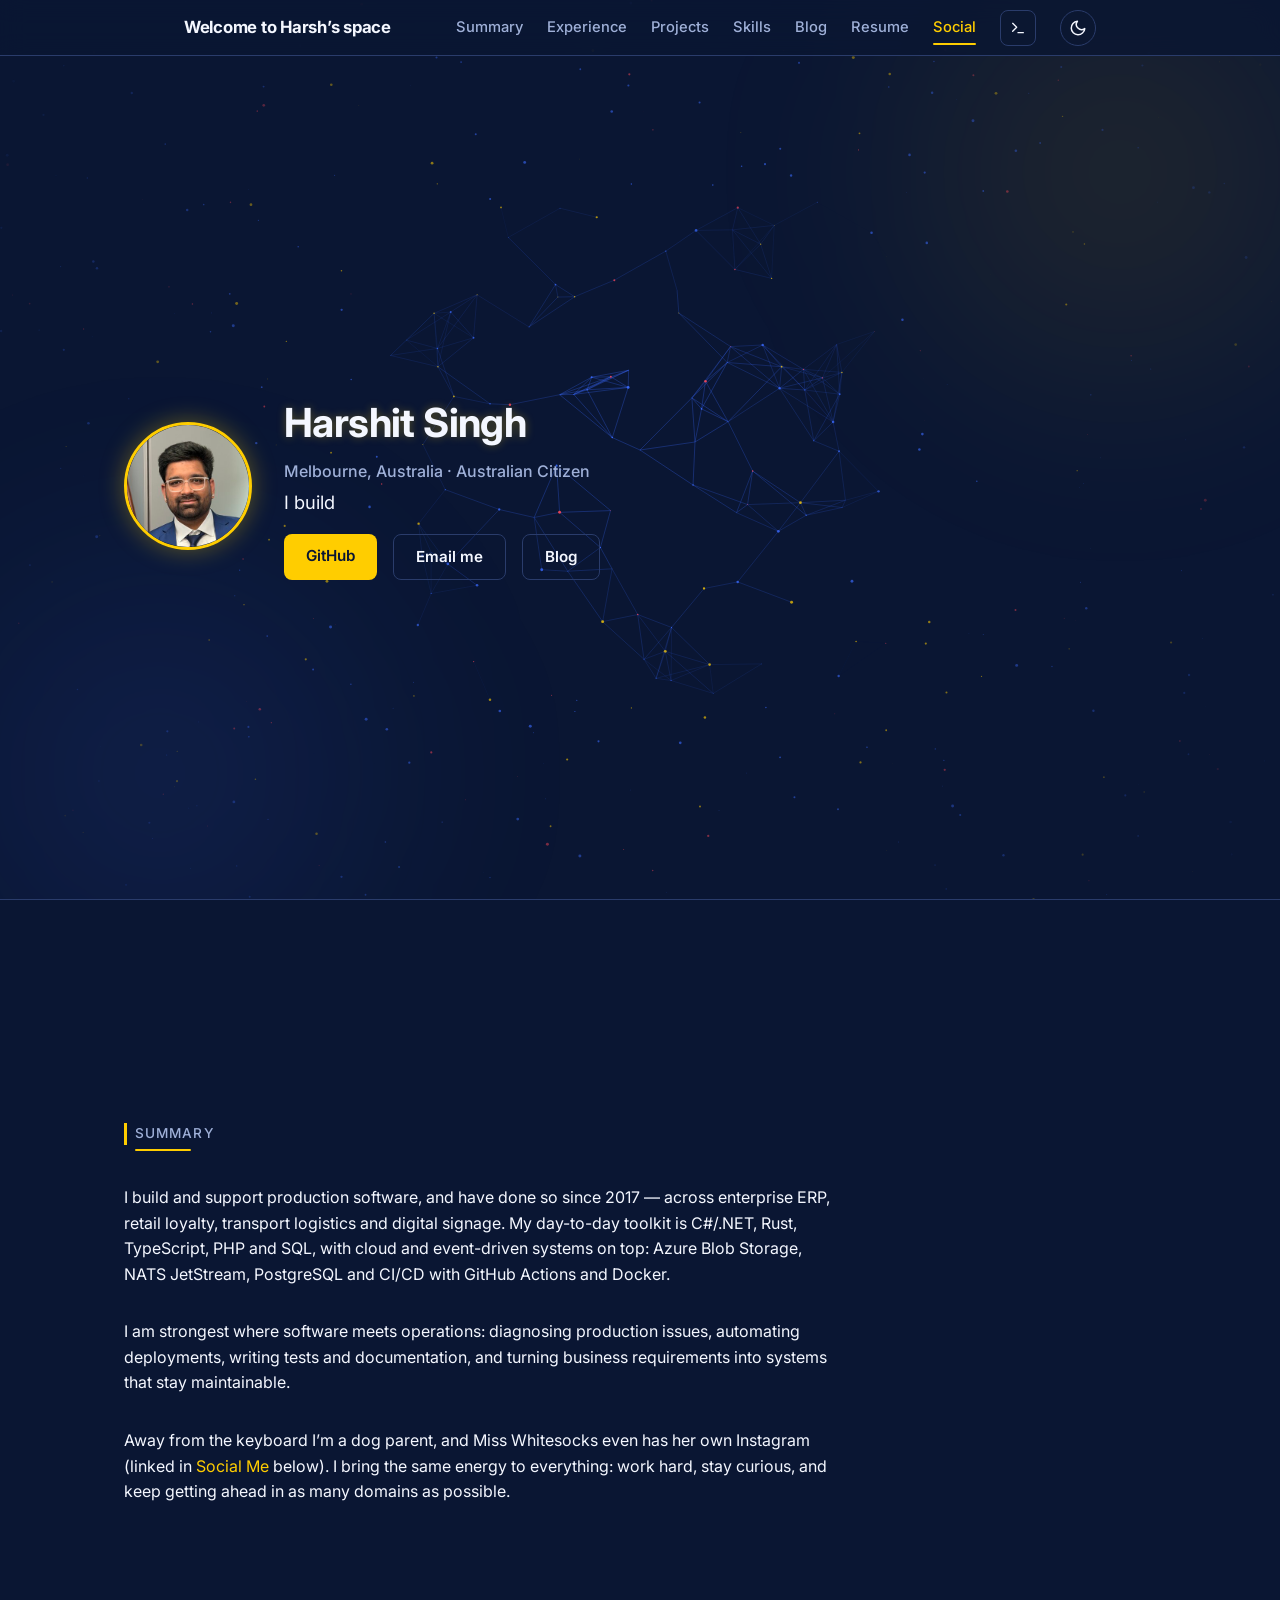
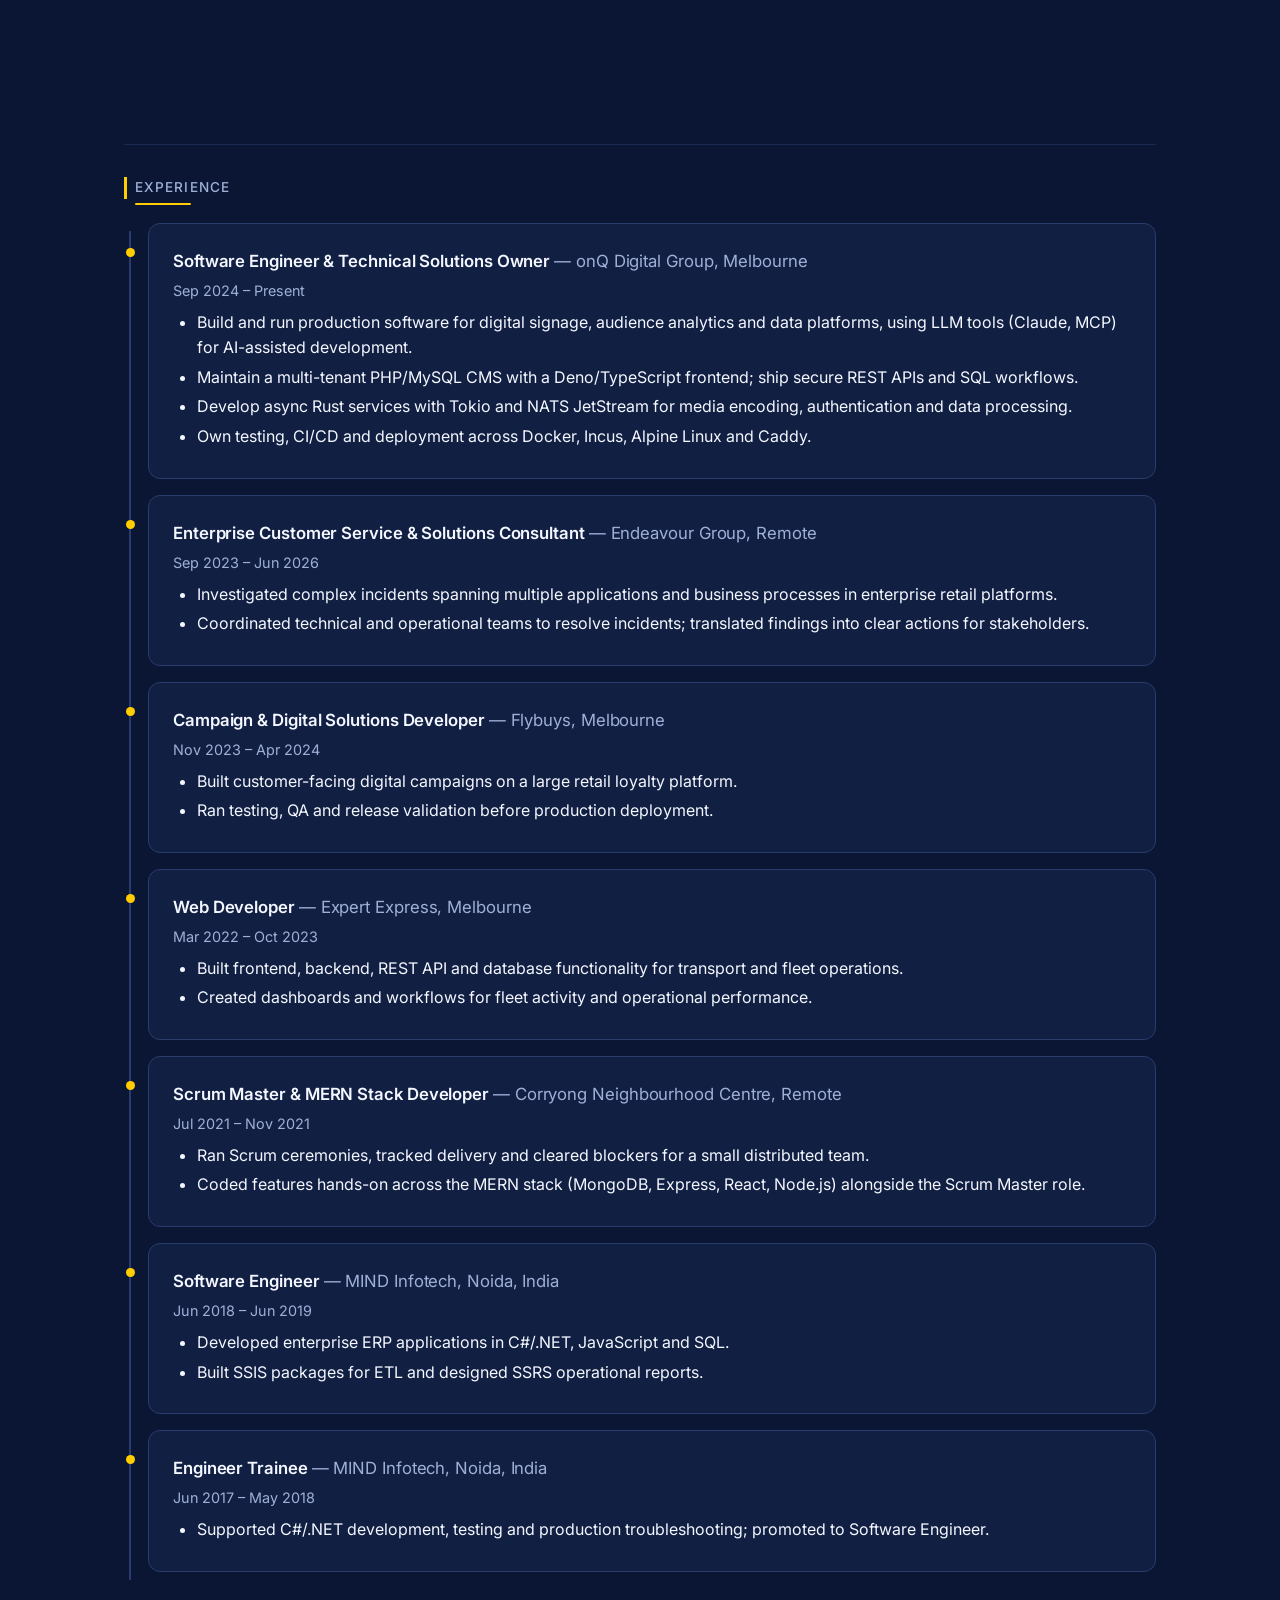
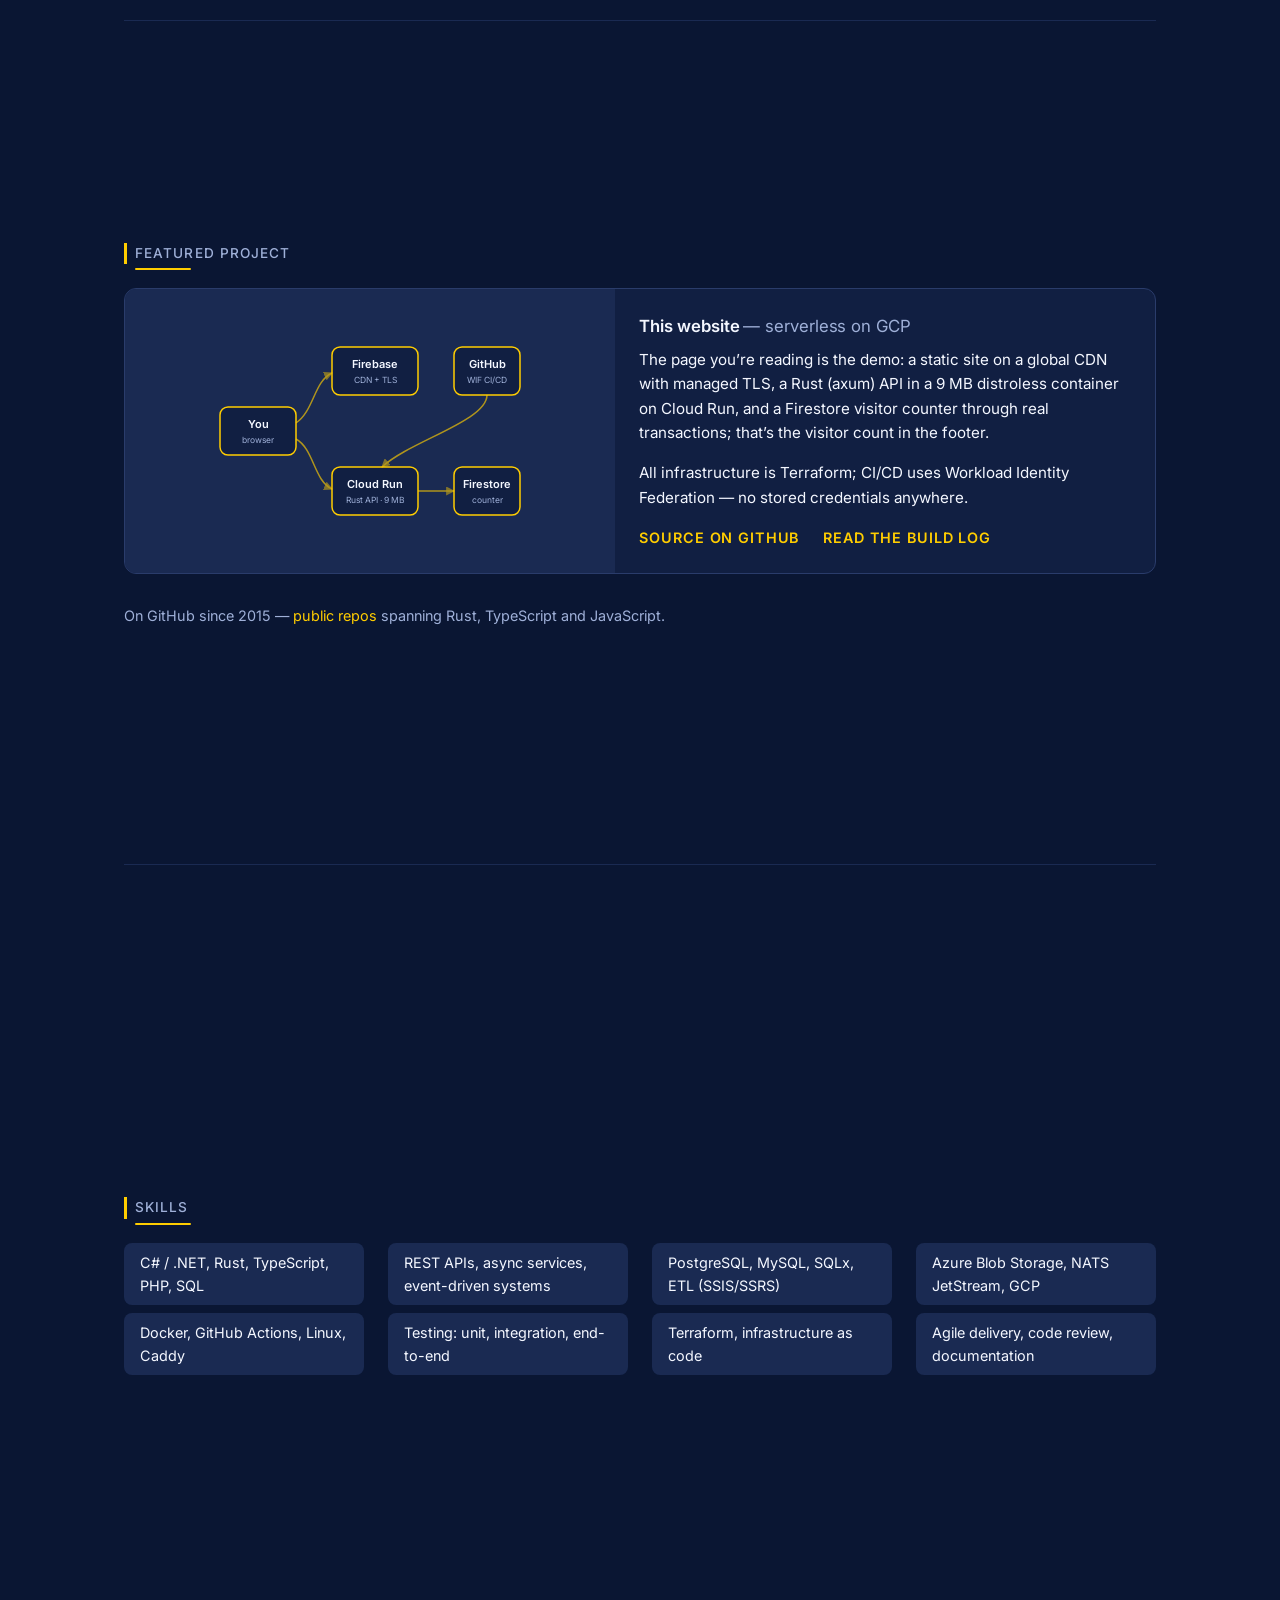
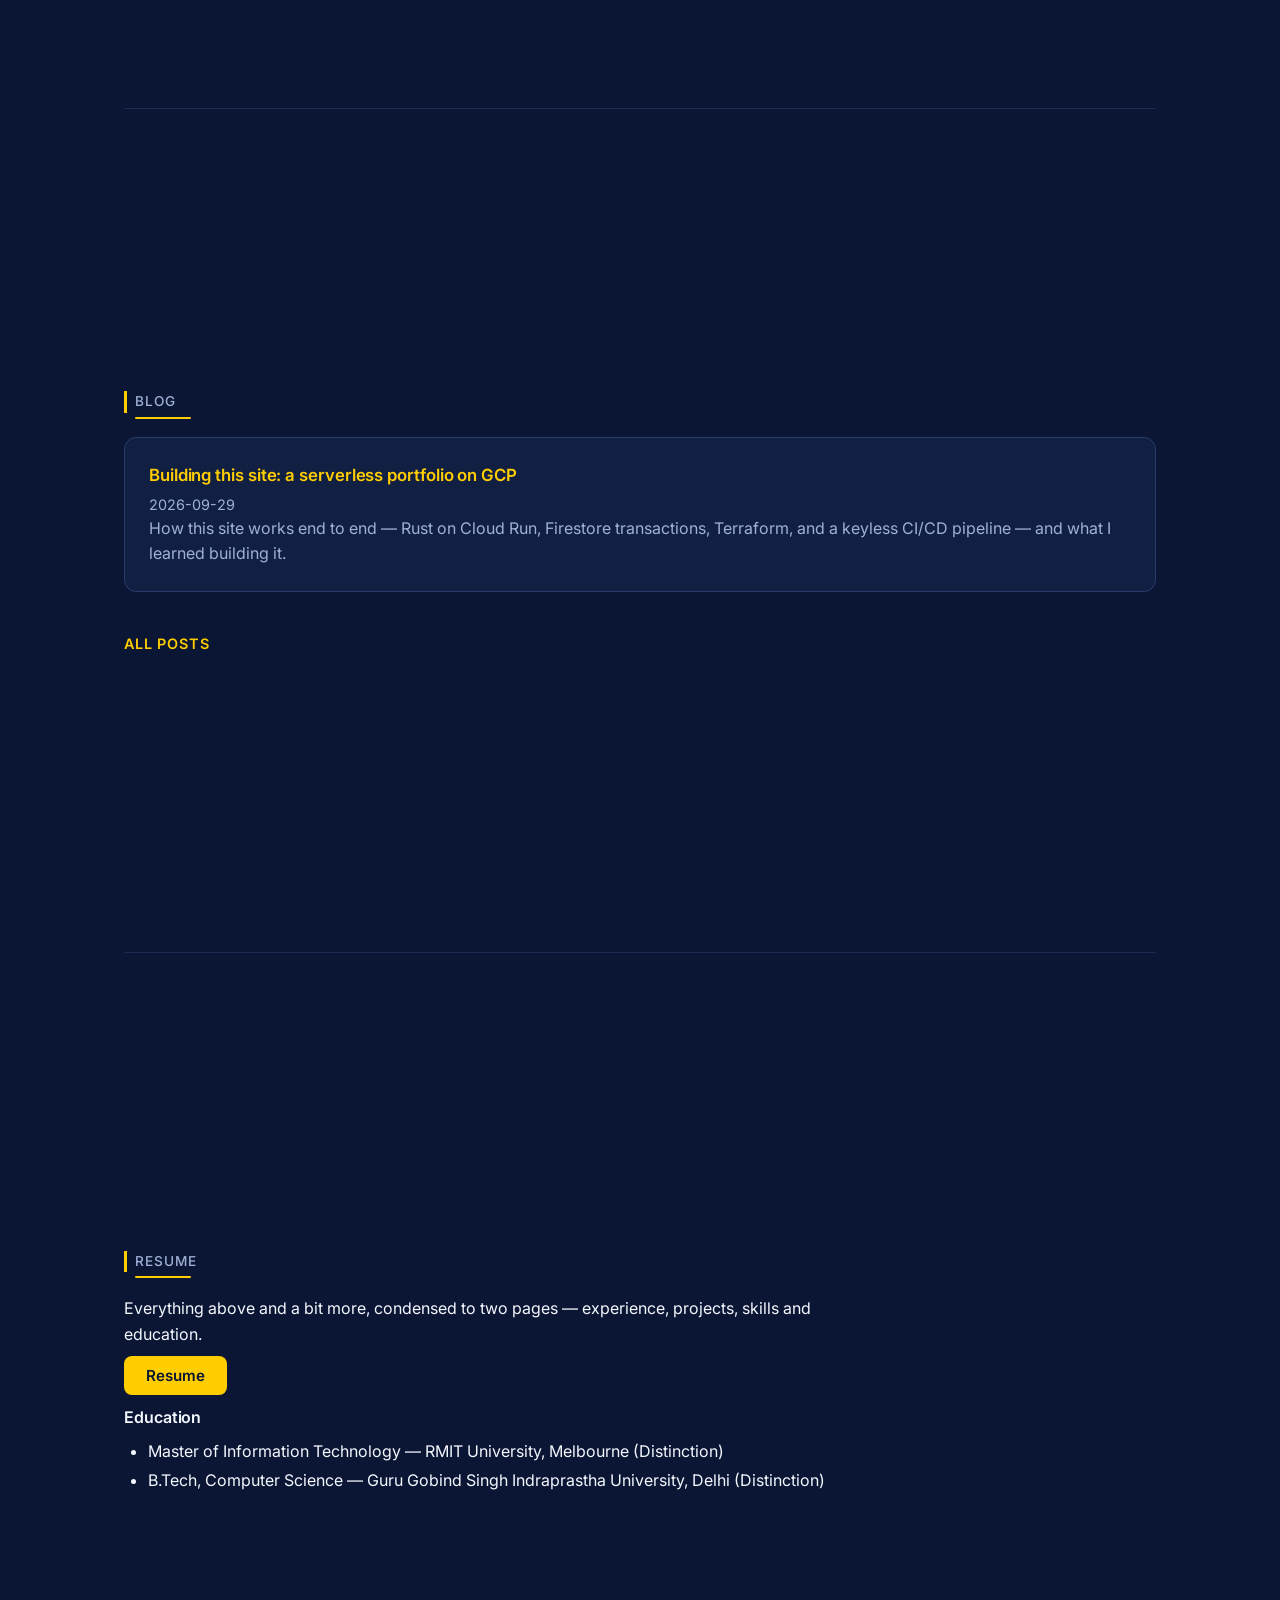
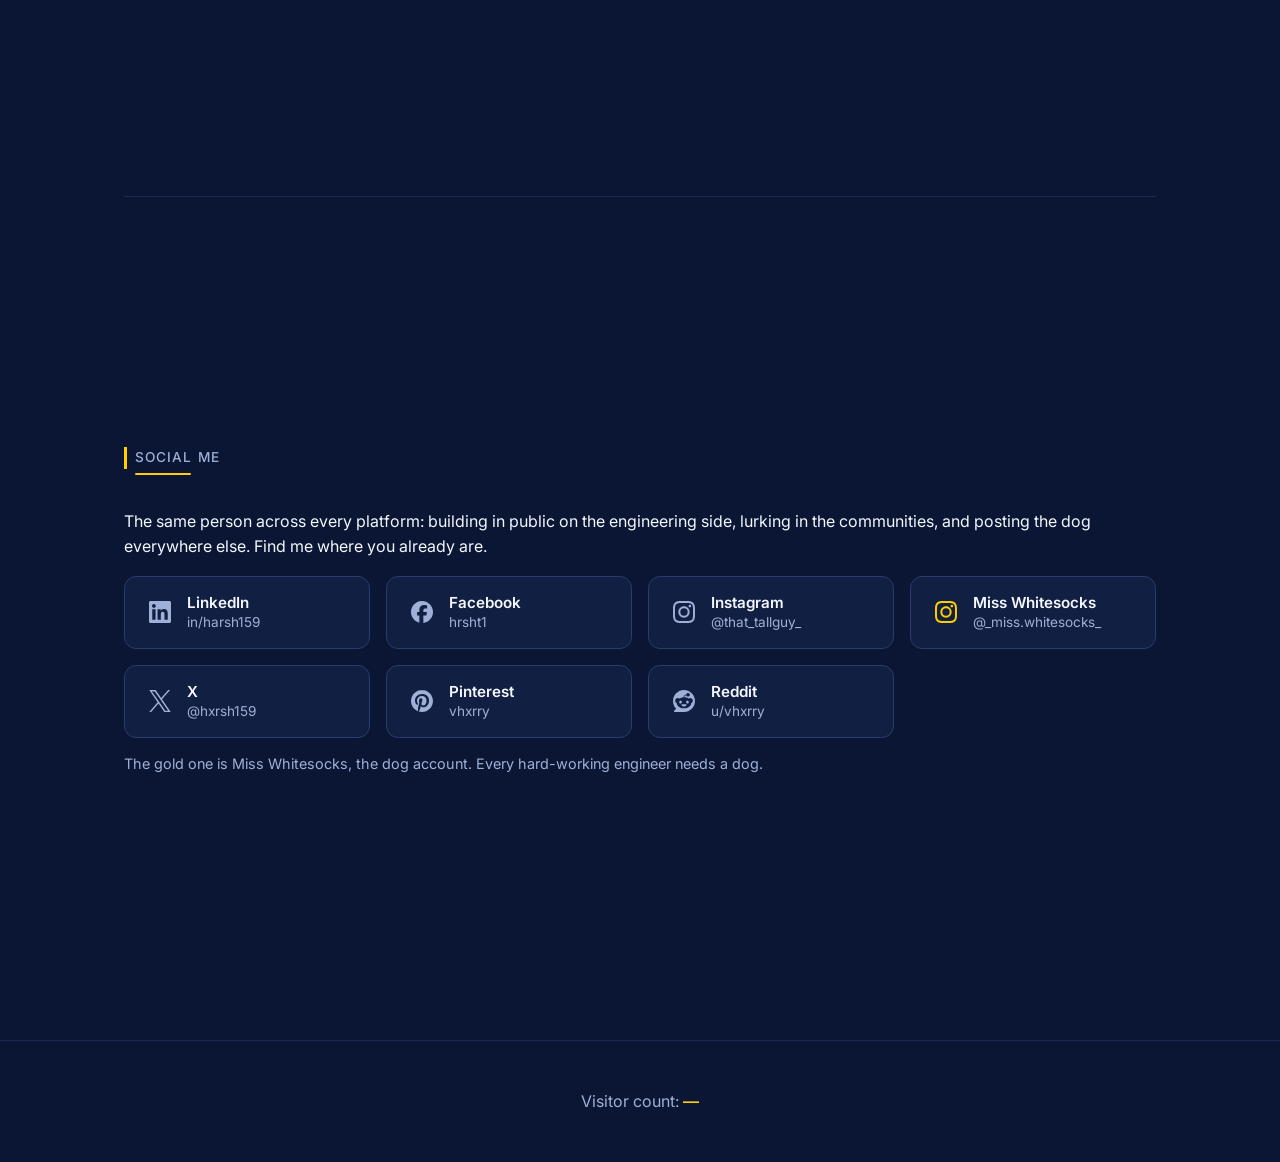
<file: frontend/index.html>
<!DOCTYPE html>
<html lang="en">
<head>
  <meta charset="UTF-8" />
  <meta name="viewport" content="width=device-width, initial-scale=1.0" />
  <title>Harshit Singh | Software Engineer — Melbourne</title>
  <meta name="description" content="Harshit Singh — Software Engineer in Melbourne. Production software since 2017: Rust, .NET, TypeScript, cloud platforms, CI/CD. Portfolio and blog." />
  <link rel="canonical" href="https://theozdev.com/" />
  <meta property="og:type" content="website" />
  <meta property="og:title" content="Harshit Singh | Software Engineer" />
  <meta property="og:description" content="Production software since 2017 — Rust, .NET, TypeScript, cloud platforms, keyless CI/CD. This site is itself the demo." />
  <meta property="og:url" content="https://theozdev.com/" />
  <meta property="og:image" content="https://theozdev.com/avatar.jpg" />
  <meta name="twitter:card" content="summary" />
  <meta name="twitter:title" content="Harshit Singh | Software Engineer" />
  <meta name="twitter:description" content="Production software since 2017 — Rust, .NET, TypeScript, cloud platforms, keyless CI/CD." />
  <meta name="twitter:image" content="https://theozdev.com/avatar.jpg" />
  <script type="application/ld+json">
  {
    "@context": "https://schema.org",
    "@type": "Person",
    "name": "Harshit Singh",
    "url": "https://theozdev.com/",
    "image": "https://theozdev.com/avatar.jpg",
    "jobTitle": "Software Engineer",
    "address": { "@type": "PostalAddress", "addressLocality": "Melbourne", "addressCountry": "AU" },
    "sameAs": [
      "https://github.com/hxrsh159",
      "https://www.linkedin.com/in/harsh159/",
      "https://www.facebook.com/hrsht1",
      "https://x.com/hxrsh159",
      "https://www.reddit.com/user/vhxrry/",
      "https://au.pinterest.com/vhxrry/",
      "https://www.instagram.com/that_tallguy_/"
    ]
  }
  </script>
  <script>
    // Apply persisted theme before first paint (no flash). See main.js toggle.
    try {
      if (localStorage.getItem("theme") === "light") {
        document.documentElement.setAttribute("data-theme", "light");
      }
    } catch (e) {}
  </script>
  <link rel="icon" type="image/svg+xml" href="favicon.svg" />
  <link rel="icon" type="image/png" sizes="32x32" href="favicon-32.png" />
  <link rel="preconnect" href="https://fonts.googleapis.com" />
  <link rel="preconnect" href="https://fonts.gstatic.com" crossorigin />
  <link rel="stylesheet" href="styles.css" />
</head>
<body>
  <!-- Brand logos (simple-icons path data, ADR-027): defined once,
       referenced by <use> from the Social Me section. currentColor via
       CSS, so icons follow the theme. Zero external requests (ADR-017). -->
  <svg class="sr-sprite" aria-hidden="true" focusable="false" xmlns="http://www.w3.org/2000/svg">
    <defs>
      <g id="si-facebook"><path d="M9.101 23.691v-7.98H6.627v-3.667h2.474v-1.58c0-4.085 1.848-5.978 5.858-5.978.401 0 .955.042 1.468.103a8.68 8.68 0 0 1 1.141.195v3.325a8.623 8.623 0 0 0-.653-.036 26.805 26.805 0 0 0-.733-.009c-.707 0-1.259.096-1.675.309a1.686 1.686 0 0 0-.679.622c-.258.42-.374.995-.374 1.752v1.297h3.919l-.386 2.103-.287 1.564h-3.246v8.245C19.396 23.238 24 18.179 24 12.044c0-6.627-5.373-12-12-12s-12 5.373-12 12c0 5.628 3.874 10.35 9.101 11.647Z"/></g>
      <g id="si-linkedin"><path d="M20.447 20.452h-3.554v-5.569c0-1.328-.027-3.037-1.852-3.037-1.853 0-2.136 1.445-2.136 2.939v5.667H9.351V9h3.414v1.561h.046c.477-.9 1.637-1.85 3.37-1.85 3.601 0 4.267 2.37 4.267 5.455v6.286zM5.337 7.433c-1.144 0-2.063-.926-2.063-2.065 0-1.138.92-2.063 2.063-2.063 1.14 0 2.064.925 2.064 2.063 0 1.139-.925 2.065-2.064 2.065zm1.782 13.019H3.555V9h3.564v11.452zM22.225 0H1.771C.792 0 0 .774 0 1.729v20.542C0 23.227.792 24 1.771 24h20.451C23.2 24 24 23.227 24 22.271V1.729C24 .774 23.2 0 22.222 0h.003z"/></g>
      <g id="si-x"><path d="M14.234 10.162 22.977 0h-2.072l-7.591 8.824L7.251 0H.258l9.168 13.343L.258 24H2.33l8.016-9.318L16.749 24h6.993zm-2.837 3.299-.929-1.329L3.076 1.56h3.182l5.965 8.532.929 1.329 7.754 11.09h-3.182z"/></g>
      <g id="si-reddit"><path d="M12 0C5.373 0 0 5.373 0 12c0 3.314 1.343 6.314 3.515 8.485l-2.286 2.286C.775 23.225 1.097 24 1.738 24H12c6.627 0 12-5.373 12-12S18.627 0 12 0Zm4.388 3.199c1.104 0 1.999.895 1.999 1.999 0 1.105-.895 2-1.999 2-.946 0-1.739-.657-1.947-1.539v.002c-1.147.162-2.032 1.15-2.032 2.341v.007c1.776.067 3.4.567 4.686 1.363.473-.363 1.064-.58 1.707-.58 1.547 0 2.802 1.254 2.802 2.802 0 1.117-.655 2.081-1.601 2.531-.088 3.256-3.637 5.876-7.997 5.876-4.361 0-7.905-2.617-7.998-5.87-.954-.447-1.614-1.415-1.614-2.538 0-1.548 1.255-2.802 2.803-2.802.645 0 1.239.218 1.712.585 1.275-.79 2.881-1.291 4.64-1.365v-.01c0-1.663 1.263-3.034 2.88-3.207.188-.911.993-1.595 1.959-1.595Zm-8.085 8.376c-.784 0-1.459.78-1.506 1.797-.047 1.016.64 1.429 1.426 1.429.786 0 1.371-.369 1.418-1.385.047-1.017-.553-1.841-1.338-1.841Zm7.406 0c-.786 0-1.385.824-1.338 1.841.047 1.017.634 1.385 1.418 1.385.785 0 1.473-.413 1.426-1.429-.046-1.017-.721-1.797-1.506-1.797Zm-3.703 4.013c-.974 0-1.907.048-2.77.135-.147.015-.241.168-.183.305.483 1.154 1.622 1.964 2.953 1.964 1.33 0 2.47-.81 2.953-1.964.057-.137-.037-.29-.184-.305-.863-.087-1.795-.135-2.769-.135Z"/></g>
      <g id="si-pinterest"><path d="M12.017 0C5.396 0 .029 5.367.029 11.987c0 5.079 3.158 9.417 7.618 11.162-.105-.949-.199-2.403.041-3.439.219-.937 1.406-5.957 1.406-5.957s-.359-.72-.359-1.781c0-1.663.967-2.911 2.168-2.911 1.024 0 1.518.769 1.518 1.688 0 1.029-.653 2.567-.992 3.992-.285 1.193.6 2.165 1.775 2.165 2.128 0 3.768-2.245 3.768-5.487 0-2.861-2.063-4.869-5.008-4.869-3.41 0-5.409 2.562-5.409 5.199 0 1.033.394 2.143.889 2.741.099.12.112.225.085.345-.09.375-.293 1.199-.334 1.363-.053.225-.172.271-.401.165-1.495-.69-2.433-2.878-2.433-4.646 0-3.776 2.748-7.252 7.92-7.252 4.158 0 7.392 2.967 7.392 6.923 0 4.135-2.607 7.462-6.233 7.462-1.214 0-2.354-.629-2.758-1.379l-.749 2.848c-.269 1.045-1.004 2.352-1.498 3.146 1.123.345 2.306.535 3.55.535 6.607 0 11.985-5.365 11.985-11.987C23.97 5.39 18.592.026 11.985.026L12.017 0z"/></g>
      <g id="si-instagram"><path d="M7.0301.084c-1.2768.0602-2.1487.264-2.911.5634-.7888.3075-1.4575.72-2.1228 1.3877-.6652.6677-1.075 1.3368-1.3802 2.127-.2954.7638-.4956 1.6365-.552 2.914-.0564 1.2775-.0689 1.6882-.0626 4.947.0062 3.2586.0206 3.6671.0825 4.9473.061 1.2765.264 2.1482.5635 2.9107.308.7889.72 1.4573 1.388 2.1228.6679.6655 1.3365 1.0743 2.1285 1.38.7632.295 1.6361.4961 2.9134.552 1.2773.056 1.6884.069 4.9462.0627 3.2578-.0062 3.668-.0207 4.9478-.0814 1.28-.0607 2.147-.2652 2.9098-.5633.7889-.3086 1.4578-.72 2.1228-1.3881.665-.6682 1.0745-1.3378 1.3795-2.1284.2957-.7632.4966-1.636.552-2.9124.056-1.2809.0692-1.6898.063-4.948-.0063-3.2583-.021-3.6668-.0817-4.9465-.0607-1.2797-.264-2.1487-.5633-2.9117-.3084-.7889-.72-1.4568-1.3876-2.1228C21.2982 1.33 20.628.9208 19.8378.6165 19.074.321 18.2017.1197 16.9244.0645 15.6471.0093 15.236-.005 11.977.0014 8.718.0076 8.31.0215 7.0301.0839m.1402 21.6932c-1.17-.0509-1.8053-.2453-2.2287-.408-.5606-.216-.96-.4771-1.3819-.895-.422-.4178-.6811-.8186-.9-1.378-.1644-.4234-.3624-1.058-.4171-2.228-.0595-1.2645-.072-1.6442-.079-4.848-.007-3.2037.0053-3.583.0607-4.848.05-1.169.2456-1.805.408-2.2282.216-.5613.4762-.96.895-1.3816.4188-.4217.8184-.6814 1.3783-.9003.423-.1651 1.0575-.3614 2.227-.4171 1.2655-.06 1.6447-.072 4.848-.079 3.2033-.007 3.5835.005 4.8495.0608 1.169.0508 1.8053.2445 2.228.408.5608.216.96.4754 1.3816.895.4217.4194.6816.8176.9005 1.3787.1653.4217.3617 1.056.4169 2.2263.0602 1.2655.0739 1.645.0796 4.848.0058 3.203-.0055 3.5834-.061 4.848-.051 1.17-.245 1.8055-.408 2.2294-.216.5604-.4763.96-.8954 1.3814-.419.4215-.8181.6811-1.3783.9-.4224.1649-1.0577.3617-2.2262.4174-1.2656.0595-1.6448.072-4.8493.079-3.2045.007-3.5825-.006-4.848-.0608M16.953 5.5864A1.44 1.44 0 1 0 18.39 4.144a1.44 1.44 0 0 0-1.437 1.4424M5.8385 12.012c.0067 3.4032 2.7706 6.1557 6.173 6.1493 3.4026-.0065 6.157-2.7701 6.1506-6.1733-.0065-3.4032-2.771-6.1565-6.174-6.1498-3.403.0067-6.156 2.771-6.1496 6.1738M8 12.0077a4 4 0 1 1 4.008 3.9921A3.9996 3.9996 0 0 1 8 12.0077"/></g>
    </defs>
  </svg>

  <div class="aurora" aria-hidden="true"><span class="blob blob-a"></span><span class="blob blob-b"></span></div>
  <canvas id="constellation" aria-hidden="true"></canvas>

  <nav class="site-nav" aria-label="Primary">
    <div class="nav-inner">
      <a class="wordmark" href="#top" aria-label="Back to top">Welcome to Harsh&rsquo;s space</a>
      <div class="nav-links">
        <a href="#summary" class="nav-anchor">Summary</a>
        <a href="#experience" class="nav-anchor">Experience</a>
        <a href="#projects" class="nav-anchor">Projects</a>
        <a href="#skills" class="nav-anchor">Skills</a>
        <a href="#blog" class="nav-anchor">Blog</a>
        <a href="#resume" class="nav-anchor">Resume</a>
        <a href="#social" class="nav-anchor">Social</a>
        <button class="terminal-open" type="button" aria-label="Open terminal" title="Open terminal (`)">
          <svg xmlns="http://www.w3.org/2000/svg" viewBox="0 0 24 24" fill="none" stroke="currentColor" stroke-width="2" stroke-linecap="round" stroke-linejoin="round"><polyline points="4 17 10 11 4 5"/><line x1="12" y1="19" x2="20" y2="19"/></svg>
        </button>
        <button class="theme-toggle" type="button" aria-label="Toggle dark/light theme">
          <svg class="icon-sun" xmlns="http://www.w3.org/2000/svg" viewBox="0 0 24 24" fill="none" stroke="currentColor" stroke-width="2" stroke-linecap="round" stroke-linejoin="round"><circle cx="12" cy="12" r="4"/><path d="M12 2v2M12 20v2M4.93 4.93l1.41 1.41M17.66 17.66l1.41 1.41M2 12h2M20 12h2M4.93 19.07l1.41-1.41M17.66 6.34l1.41-1.41"/></svg>
          <svg class="icon-moon" xmlns="http://www.w3.org/2000/svg" viewBox="0 0 24 24" fill="none" stroke="currentColor" stroke-width="2" stroke-linecap="round" stroke-linejoin="round"><path d="M21 12.79A9 9 0 1 1 11.21 3 7 7 0 0 0 21 12.79z"/></svg>
        </button>
      </div>
    </div>
    <div class="scroll-progress" aria-hidden="true"></div>
  </nav>

  <header class="hero" id="top">
    <div class="container hero-inner">
      <img class="avatar fly-in" src="avatar.jpg" alt="Portrait of Harshit Singh" width="128" height="128" />
      <div class="hero-text">
        <h1 class="fly-in">Harshit Singh</h1>
        <p class="tagline fly-in">Melbourne, Australia · Australian Citizen</p>
        <p class="role-line fly-in">I build <span id="role-rotator">production software</span></p>
        <nav aria-label="Contact" class="hero-cta fly-in">
          <a class="btn btn-primary" href="https://github.com/hxrsh159" target="_blank" rel="noopener">GitHub</a>
          <a class="btn btn-secondary" href="mailto:ausharshitsingh@gmail.com">Email me</a>
          <a class="btn btn-secondary" href="blog/">Blog</a>
        </nav>
      </div>
    </div>
  </header>

  <main class="container">
    <section id="summary" class="reveal" aria-labelledby="summary-heading">
      <h2 id="summary-heading">Summary</h2>
      <p>
        I build and support production software, and have done so since 2017 —
        across enterprise ERP, retail loyalty, transport logistics and digital
        signage. My day-to-day toolkit is C#/.NET, Rust, TypeScript, PHP and SQL,
        with cloud and event-driven systems on top: Azure Blob Storage, NATS
        JetStream, PostgreSQL and CI/CD with GitHub Actions and Docker.
      </p>
      <p>
        I am strongest where software meets operations: diagnosing production
        issues, automating deployments, writing tests and documentation, and
        turning business requirements into systems that stay maintainable.
      </p>
      <p>
        Away from the keyboard I&rsquo;m a dog parent, and Miss Whitesocks even
        has her own Instagram (linked in <a href="#social">Social Me</a>
        below). I bring the same energy to everything: work hard, stay
        curious, and keep getting ahead in as many domains as possible.
      </p>
    </section>

    <section id="experience" class="reveal" aria-labelledby="experience-heading">
      <h2 id="experience-heading">Experience</h2>

      <div class="timeline">
      <article class="job">
        <h3>Software Engineer &amp; Technical Solutions Owner <span class="org">— onQ Digital Group, Melbourne</span></h3>
        <p class="date-range">Sep 2024 – Present</p>
        <ul>
          <li>Build and run production software for digital signage, audience analytics and data platforms, using LLM tools (Claude, MCP) for AI-assisted development.</li>
          <li>Maintain a multi-tenant PHP/MySQL CMS with a Deno/TypeScript frontend; ship secure REST APIs and SQL workflows.</li>
          <li>Develop async Rust services with Tokio and NATS JetStream for media encoding, authentication and data processing.</li>
          <li>Own testing, CI/CD and deployment across Docker, Incus, Alpine Linux and Caddy.</li>
        </ul>
      </article>

      <article class="job">
        <h3>Enterprise Customer Service &amp; Solutions Consultant <span class="org">— Endeavour Group, Remote</span></h3>
        <p class="date-range">Sep 2023 – Jun 2026</p>
        <ul>
          <li>Investigated complex incidents spanning multiple applications and business processes in enterprise retail platforms.</li>
          <li>Coordinated technical and operational teams to resolve incidents; translated findings into clear actions for stakeholders.</li>
        </ul>
      </article>

      <article class="job">
        <h3>Campaign &amp; Digital Solutions Developer <span class="org">— Flybuys, Melbourne</span></h3>
        <p class="date-range">Nov 2023 – Apr 2024</p>
        <ul>
          <li>Built customer-facing digital campaigns on a large retail loyalty platform.</li>
          <li>Ran testing, QA and release validation before production deployment.</li>
        </ul>
      </article>

      <article class="job">
        <h3>Web Developer <span class="org">— Expert Express, Melbourne</span></h3>
        <p class="date-range">Mar 2022 – Oct 2023</p>
        <ul>
          <li>Built frontend, backend, REST API and database functionality for transport and fleet operations.</li>
          <li>Created dashboards and workflows for fleet activity and operational performance.</li>
        </ul>
      </article>

      <article class="job">
        <h3>Scrum Master &amp; MERN Stack Developer <span class="org">— Corryong Neighbourhood Centre, Remote</span></h3>
        <p class="date-range">Jul 2021 – Nov 2021</p>
        <ul>
          <li>Ran Scrum ceremonies, tracked delivery and cleared blockers for a small distributed team.</li>
          <li>Coded features hands-on across the MERN stack (MongoDB, Express, React, Node.js) alongside the Scrum Master role.</li>
        </ul>
      </article>

      <article class="job">
        <h3>Software Engineer <span class="org">— MIND Infotech, Noida, India</span></h3>
        <p class="date-range">Jun 2018 – Jun 2019</p>
        <ul>
          <li>Developed enterprise ERP applications in C#/.NET, JavaScript and SQL.</li>
          <li>Built SSIS packages for ETL and designed SSRS operational reports.</li>
        </ul>
      </article>

      <article class="job">
        <h3>Engineer Trainee <span class="org">— MIND Infotech, Noida, India</span></h3>
        <p class="date-range">Jun 2017 – May 2018</p>
        <ul>
          <li>Supported C#/.NET development, testing and production troubleshooting; promoted to Software Engineer.</li>
        </ul>
      </article>
      </div>
    </section>

    <section id="projects" class="reveal" aria-labelledby="projects-heading">
      <h2 id="projects-heading">Featured Project</h2>
      <article class="showcase">
        <div class="showcase-visual" aria-hidden="true">
          <svg viewBox="0 0 320 200" xmlns="http://www.w3.org/2000/svg" class="arch-diagram">
            <defs>
              <marker id="arr" viewBox="0 0 8 8" refX="7" refY="4" markerWidth="6" markerHeight="6" orient="auto">
                <path d="M0 0 L8 4 L0 8 z" fill="currentColor" opacity="0.7"/>
              </marker>
            </defs>
            <!-- Browser -->
            <g class="node">
              <rect x="10" y="76" width="76" height="48" rx="8"/>
              <text x="48" y="97">You</text>
              <text x="48" y="112" class="sub">browser</text>
            </g>
            <!-- CDN -->
            <g class="node">
              <rect x="122" y="16" width="86" height="48" rx="8"/>
              <text x="165" y="37">Firebase</text>
              <text x="165" y="52" class="sub">CDN + TLS</text>
            </g>
            <!-- Cloud Run -->
            <g class="node">
              <rect x="122" y="136" width="86" height="48" rx="8"/>
              <text x="165" y="157">Cloud Run</text>
              <text x="165" y="172" class="sub">Rust API · 9 MB</text>
            </g>
            <!-- Firestore -->
            <g class="node">
              <rect x="244" y="136" width="66" height="48" rx="8"/>
              <text x="277" y="157">Firestore</text>
              <text x="277" y="172" class="sub">counter</text>
            </g>
            <!-- GitHub Actions -->
            <g class="node">
              <rect x="244" y="16" width="66" height="48" rx="8"/>
              <text x="277" y="37">GitHub</text>
              <text x="277" y="52" class="sub">WIF CI/CD</text>
            </g>
            <!-- Edges -->
            <path class="edge" d="M86 92 C 104 80, 104 50, 122 42" marker-end="url(#arr)"/>
            <path class="edge" d="M86 108 C 104 118, 104 150, 122 158" marker-end="url(#arr)"/>
            <path class="edge" d="M208 160 L244 160" marker-end="url(#arr)"/>
            <path class="edge" d="M277 64 C 277 90, 200 110, 172 136" marker-end="url(#arr)"/>
          </svg>
        </div>
        <div class="showcase-text">
          <h3>This website <span class="org">— serverless on GCP</span></h3>
          <p>The page you&rsquo;re reading is the demo: a static site on a global CDN with managed TLS, a Rust (axum) API in a 9&nbsp;MB distroless container on Cloud Run, and a Firestore visitor counter through real transactions; that&rsquo;s the visitor count in the footer.</p>
          <p>All infrastructure is Terraform; CI/CD uses Workload Identity Federation — no stored credentials anywhere.</p>
          <div class="showcase-links">
            <a class="text-link" href="https://github.com/hxrsh159/cloud-resume-challenge" target="_blank" rel="noopener">Source on GitHub</a>
            <a class="text-link" href="blog/building-this-site.html">Read the build log</a>
          </div>
        </div>
      </article>
      <p class="muted">On GitHub since 2015 — <a href="https://github.com/hxrsh159" target="_blank" rel="noopener">public repos</a> spanning Rust, TypeScript and JavaScript.</p>
    </section>

    <section id="skills" class="reveal" aria-labelledby="skills-heading">
      <h2 id="skills-heading">Skills</h2>
      <ul class="skills-grid">
        <li>C# / .NET, Rust, TypeScript, PHP, SQL</li>
        <li>REST APIs, async services, event-driven systems</li>
        <li>PostgreSQL, MySQL, SQLx, ETL (SSIS/SSRS)</li>
        <li>Azure Blob Storage, NATS JetStream, GCP</li>
        <li>Docker, GitHub Actions, Linux, Caddy</li>
        <li>Testing: unit, integration, end-to-end</li>
        <li>Terraform, infrastructure as code</li>
        <li>Agile delivery, code review, documentation</li>
      </ul>
    </section>

    <section id="blog" class="reveal" aria-labelledby="blog-heading">
      <h2 id="blog-heading">Blog</h2>
      <div class="post-list">
        <article class="job post-card">
          <a href="blog/building-this-site.html">
            <h3>Building this site: a serverless portfolio on GCP</h3>
            <p class="date-range">2026-09-29</p>
            <p>How this site works end to end — Rust on Cloud Run, Firestore transactions, Terraform, and a keyless CI/CD pipeline — and what I learned building it.</p>
          </a>
        </article>
      </div>
      <p class="muted section-more"><a class="text-link" href="blog/">All posts</a></p>
    </section>

    <section id="resume" class="reveal" aria-labelledby="resume-heading">
      <h2 id="resume-heading">Resume</h2>
      <div class="resume-block">
        <p>Everything above and a bit more, condensed to two pages — experience, projects, skills and education.</p>
        <p class="resume-cta"><a class="btn btn-primary" href="resume.pdf" target="_blank" rel="noopener">Resume</a></p>
        <h3 class="resume-sub">Education</h3>
        <ul>
          <li>Master of Information Technology — RMIT University, Melbourne (Distinction)</li>
          <li>B.Tech, Computer Science — Guru Gobind Singh Indraprastha University, Delhi (Distinction)</li>
        </ul>
      </div>
    </section>

    <section id="social" class="reveal" aria-labelledby="social-heading">
      <h2 id="social-heading">Social Me</h2>
      <p>
        The same person across every platform: building in public on the
        engineering side, lurking in the communities, and posting the dog
        everywhere else. Find me where you already are.
      </p>
      <ul class="social-grid">
        <li>
          <a class="social-link" href="https://www.linkedin.com/in/harsh159/" target="_blank" rel="noopener">
            <svg class="social-icon" width="22" height="22" viewBox="0 0 24 24" aria-hidden="true" focusable="false"><use href="#si-linkedin"/></svg>
            <span class="social-text">
              <span class="social-name">LinkedIn</span>
              <span class="social-handle">in/harsh159</span>
            </span>
          </a>
        </li>
        <li>
          <a class="social-link" href="https://www.facebook.com/hrsht1" target="_blank" rel="noopener">
            <svg class="social-icon" width="22" height="22" viewBox="0 0 24 24" aria-hidden="true" focusable="false"><use href="#si-facebook"/></svg>
            <span class="social-text">
              <span class="social-name">Facebook</span>
              <span class="social-handle">hrsht1</span>
            </span>
          </a>
        </li>
        <li>
          <a class="social-link" href="https://www.instagram.com/that_tallguy_/" target="_blank" rel="noopener">
            <svg class="social-icon" width="22" height="22" viewBox="0 0 24 24" aria-hidden="true" focusable="false"><use href="#si-instagram"/></svg>
            <span class="social-text">
              <span class="social-name">Instagram</span>
              <span class="social-handle">@that_tallguy_</span>
            </span>
          </a>
        </li>
        <li>
          <a class="social-link social-dog" href="https://www.instagram.com/_miss.whitesocks_/" target="_blank" rel="noopener">
            <svg class="social-icon" width="22" height="22" viewBox="0 0 24 24" aria-hidden="true" focusable="false"><use href="#si-instagram"/></svg>
            <span class="social-text">
              <span class="social-name">Miss Whitesocks</span>
              <span class="social-handle">@_miss.whitesocks_</span>
            </span>
          </a>
        </li>
        <li>
          <a class="social-link" href="https://x.com/hxrsh159" target="_blank" rel="noopener">
            <svg class="social-icon" width="22" height="22" viewBox="0 0 24 24" aria-hidden="true" focusable="false"><use href="#si-x"/></svg>
            <span class="social-text">
              <span class="social-name">X</span>
              <span class="social-handle">@hxrsh159</span>
            </span>
          </a>
        </li>
        <li>
          <a class="social-link" href="https://au.pinterest.com/vhxrry/" target="_blank" rel="noopener">
            <svg class="social-icon" width="22" height="22" viewBox="0 0 24 24" aria-hidden="true" focusable="false"><use href="#si-pinterest"/></svg>
            <span class="social-text">
              <span class="social-name">Pinterest</span>
              <span class="social-handle">vhxrry</span>
            </span>
          </a>
        </li>
        <li>
          <a class="social-link" href="https://www.reddit.com/user/vhxrry/" target="_blank" rel="noopener">
            <svg class="social-icon" width="22" height="22" viewBox="0 0 24 24" aria-hidden="true" focusable="false"><use href="#si-reddit"/></svg>
            <span class="social-text">
              <span class="social-name">Reddit</span>
              <span class="social-handle">u/vhxrry</span>
            </span>
          </a>
        </li>
      </ul>
      <p class="muted">The gold one is Miss Whitesocks, the dog account. Every hard-working engineer needs a dog.</p>
    </section>
  </main>

  <footer class="site-footer">
    <div class="container">
      <p>Visitor count: <span id="visitor-counter">—</span></p>
    </div>
  </footer>

  <div class="terminal-overlay" id="terminal-overlay" hidden>
    <div class="terminal" role="dialog" aria-modal="true" aria-label="Terminal">
      <div class="terminal-titlebar">
        <span class="terminal-dots" aria-hidden="true"><i></i><i></i><i></i></span>
        <span class="terminal-title">guest@theozdev:~</span>
        <button class="terminal-close" type="button" aria-label="Close terminal">&times;</button>
      </div>
      <div class="terminal-body" id="terminal-body" tabindex="-1">
        <div class="terminal-out" id="terminal-out"></div>
        <form class="terminal-form" id="terminal-form">
          <span class="terminal-prompt" aria-hidden="true">guest@theozdev:~$</span>
          <input type="text" id="terminal-input" autocomplete="off" autocapitalize="off" spellcheck="false" aria-label="Terminal input — type help" />
        </form>
      </div>
    </div>
  </div>

  <script src="counter.js" defer></script>
  <script src="main.js" defer></script>
  <script src="constellation.js" defer></script>
  <script src="nav.js" defer></script>
  <script src="terminal.js" defer></script>
</body>
</html>
</file>
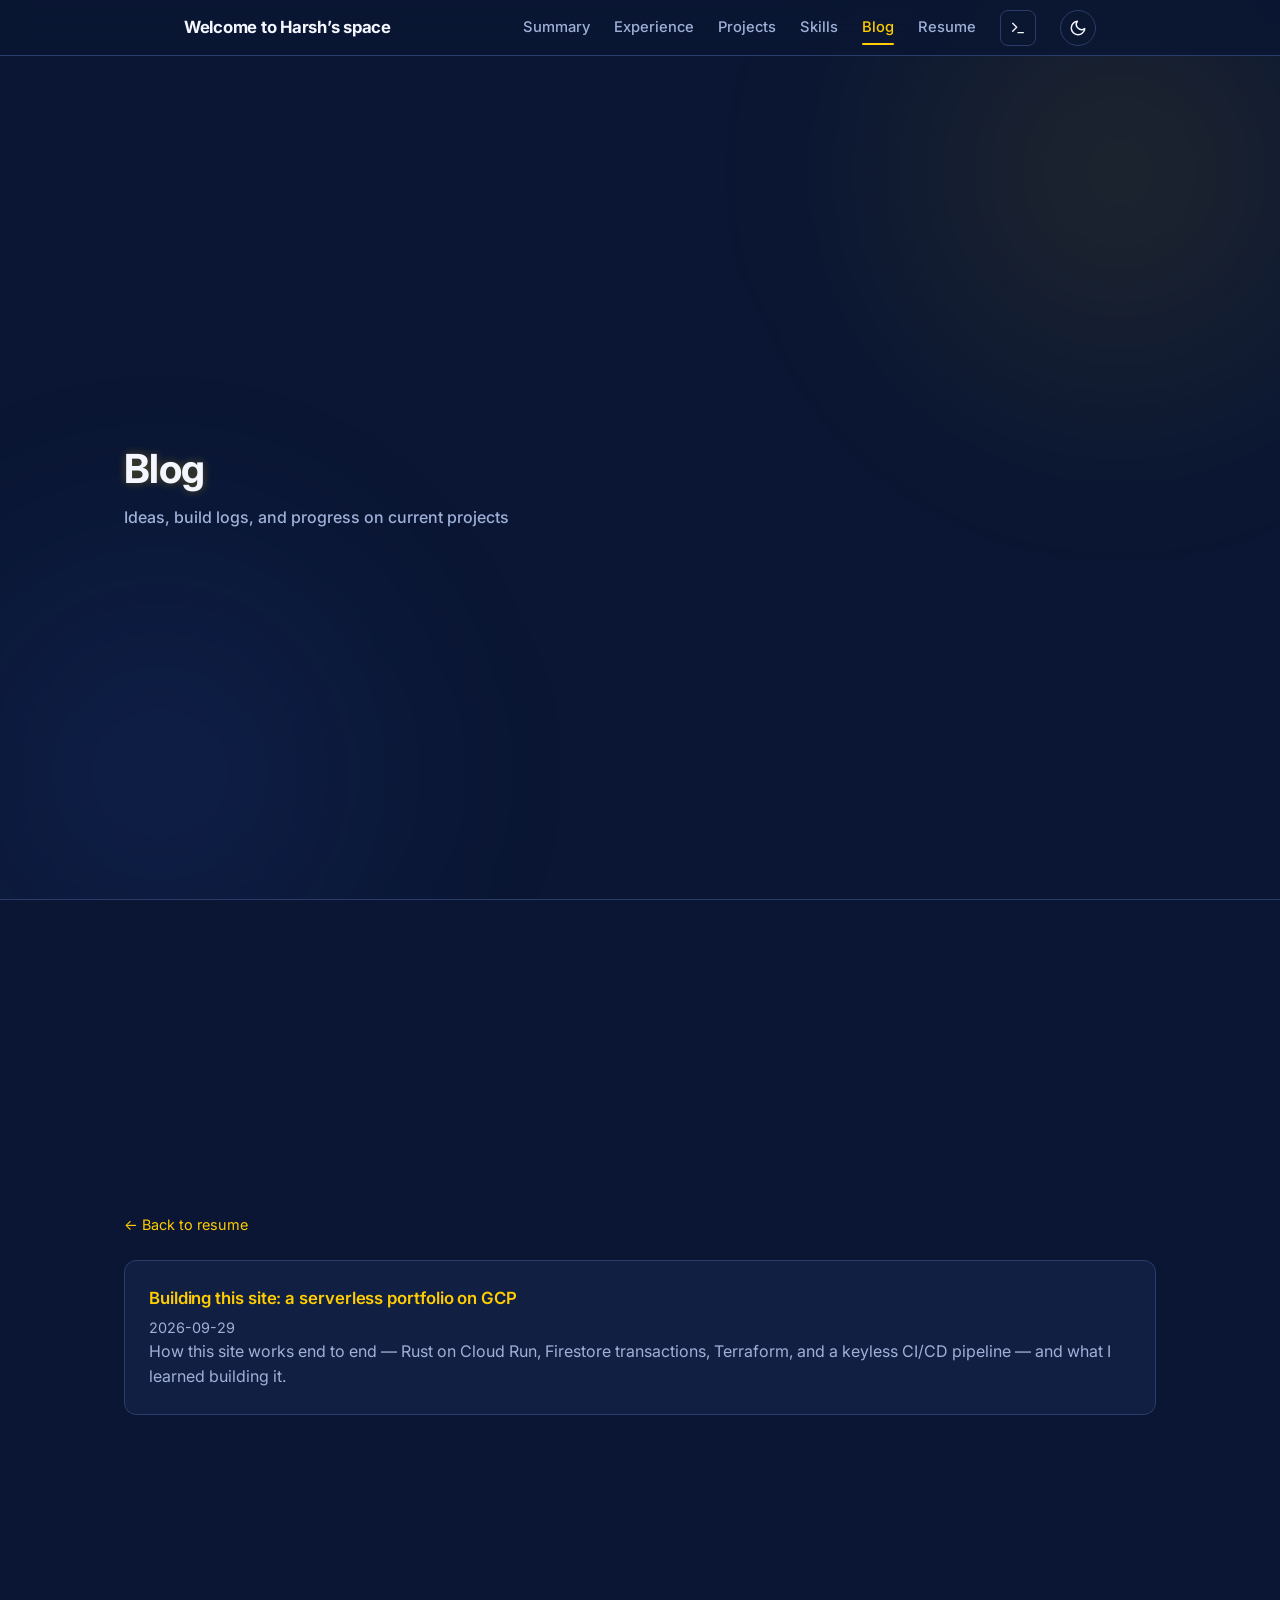
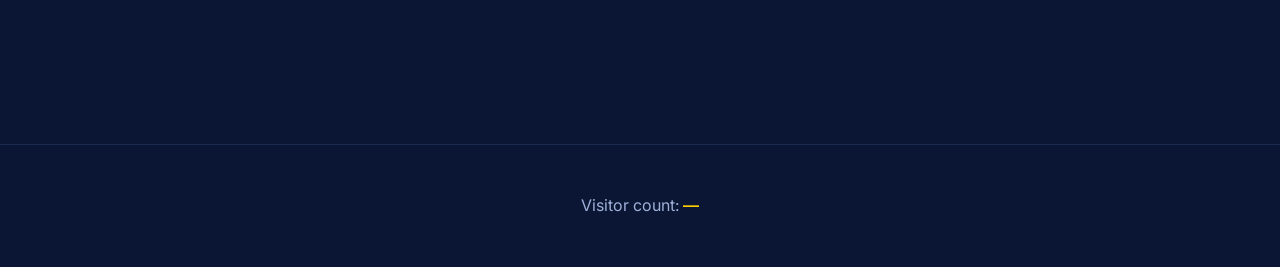
<file: frontend/blog/index.html>
<!DOCTYPE html>
<html lang="en">
<head>
  <meta charset="UTF-8" />
  <meta name="viewport" content="width=device-width, initial-scale=1.0" />
  <title>Blog | Harshit Singh</title>
  <meta name="description" content="Ideas, build logs, and progress notes on cloud, Rust, and platform engineering projects by Harshit Singh." />
  <link rel="canonical" href="https://theozdev.com/blog/" />
  <meta property="og:type" content="blog" />
  <meta property="og:title" content="Blog | Harshit Singh" />
  <meta property="og:description" content="Ideas, build logs, and progress notes on cloud, Rust, and platform engineering." />
  <meta property="og:url" content="https://theozdev.com/blog/" />
  <meta property="og:image" content="https://theozdev.com/avatar.jpg" />
  <script>
    try {
      if (localStorage.getItem("theme") === "light") {
        document.documentElement.setAttribute("data-theme", "light");
      }
    } catch (e) {}
  </script>
  <link rel="icon" type="image/svg+xml" href="../favicon.svg" />
  <link rel="icon" type="image/png" sizes="32x32" href="../favicon-32.png" />
  <link rel="preconnect" href="https://fonts.googleapis.com" />
  <link rel="preconnect" href="https://fonts.gstatic.com" crossorigin />
  <link rel="stylesheet" href="../styles.css" />
</head>
<body>
  <div class="aurora" aria-hidden="true"><span class="blob blob-a"></span><span class="blob blob-b"></span></div>

  <nav class="site-nav" aria-label="Primary">
    <div class="nav-inner">
      <a class="wordmark" href="/">Welcome to Harsh&rsquo;s space</a>
      <div class="nav-links">
        <a href="/#summary" class="nav-anchor">Summary</a>
        <a href="/#experience" class="nav-anchor">Experience</a>
        <a href="/#projects" class="nav-anchor">Projects</a>
        <a href="/#skills" class="nav-anchor">Skills</a>
        <a href="/blog/" class="nav-active">Blog</a>
        <a href="/#resume" class="nav-anchor">Resume</a>
        <button class="terminal-open" type="button" aria-label="Open terminal" title="Open terminal (`)">
          <svg xmlns="http://www.w3.org/2000/svg" viewBox="0 0 24 24" fill="none" stroke="currentColor" stroke-width="2" stroke-linecap="round" stroke-linejoin="round"><polyline points="4 17 10 11 4 5"/><line x1="12" y1="19" x2="20" y2="19"/></svg>
        </button>
        <button class="theme-toggle" type="button" aria-label="Toggle dark/light theme">
          <svg class="icon-sun" xmlns="http://www.w3.org/2000/svg" viewBox="0 0 24 24" fill="none" stroke="currentColor" stroke-width="2" stroke-linecap="round" stroke-linejoin="round"><circle cx="12" cy="12" r="4"/><path d="M12 2v2M12 20v2M4.93 4.93l1.41 1.41M17.66 17.66l1.41 1.41M2 12h2M20 12h2M4.93 19.07l1.41-1.41M17.66 6.34l1.41-1.41"/></svg>
          <svg class="icon-moon" xmlns="http://www.w3.org/2000/svg" viewBox="0 0 24 24" fill="none" stroke="currentColor" stroke-width="2" stroke-linecap="round" stroke-linejoin="round"><path d="M21 12.79A9 9 0 1 1 11.21 3 7 7 0 0 0 21 12.79z"/></svg>
        </button>
      </div>
    </div>
    <div class="scroll-progress" aria-hidden="true"></div>
  </nav>

  <header class="hero">
    <div class="container">
      <h1>Blog</h1>
      <p class="tagline">Ideas, build logs, and progress on current projects</p>
    </div>
  </header>

  <main class="container">
    <section aria-label="Posts">
      <a class="back-link" href="../">← Back to resume</a>
      <div class="post-list">
        <article class="job post-card">
          <a href="building-this-site.html">
            <h3>Building this site: a serverless portfolio on GCP</h3>
            <p class="date-range">2026-09-29</p>
            <p>How this site works end to end — Rust on Cloud Run, Firestore transactions, Terraform, and a keyless CI/CD pipeline — and what I learned building it.</p>
          </a>
        </article>
      </div>
    </section>
  </main>

  <footer class="site-footer">
    <div class="container">
      <p>Visitor count: <span id="visitor-counter">—</span></p>
    </div>
  </footer>

  <div class="terminal-overlay" id="terminal-overlay" hidden>
    <div class="terminal" role="dialog" aria-modal="true" aria-label="Terminal">
      <div class="terminal-titlebar">
        <span class="terminal-dots" aria-hidden="true"><i></i><i></i><i></i></span>
        <span class="terminal-title">guest@theozdev:~</span>
        <button class="terminal-close" type="button" aria-label="Close terminal">&times;</button>
      </div>
      <div class="terminal-body" id="terminal-body" tabindex="-1">
        <div class="terminal-out" id="terminal-out"></div>
        <form class="terminal-form" id="terminal-form">
          <span class="terminal-prompt" aria-hidden="true">guest@theozdev:~$</span>
          <input type="text" id="terminal-input" autocomplete="off" autocapitalize="off" spellcheck="false" aria-label="Terminal input — type help" />
        </form>
      </div>
    </div>
  </div>

  <script src="../counter.js" defer></script>
  <script src="../main.js" defer></script>
  <script src="../nav.js" defer></script>
  <script src="../terminal.js" defer></script>
</body>
</html>
</file>
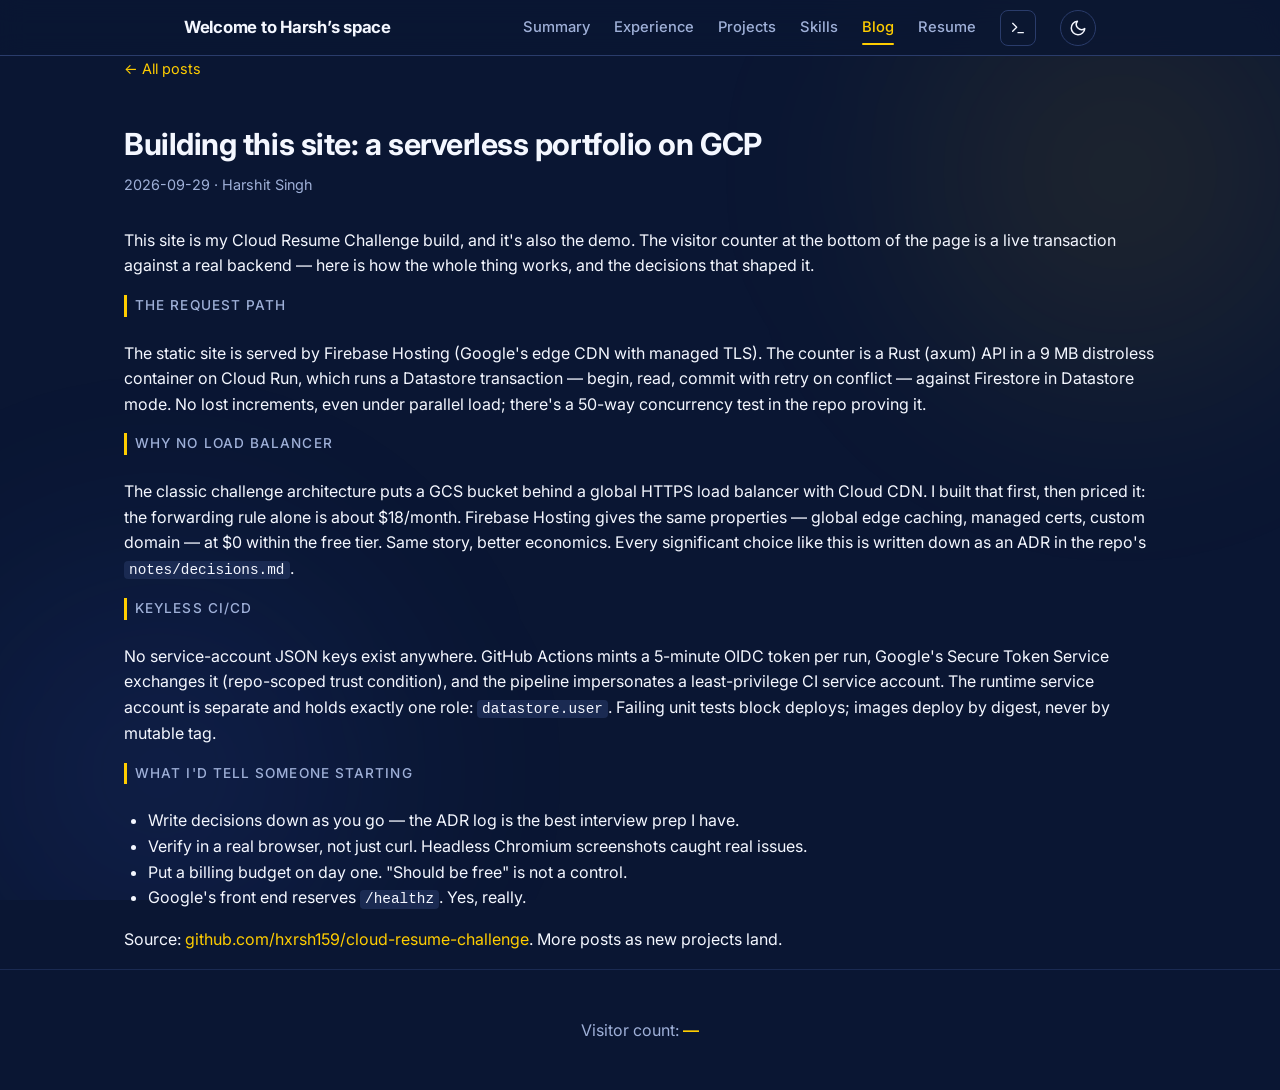
<file: frontend/blog/building-this-site.html>
<!DOCTYPE html>
<html lang="en">
<head>
  <meta charset="UTF-8" />
  <meta name="viewport" content="width=device-width, initial-scale=1.0" />
  <title>Building this site: a serverless portfolio on GCP | Harshit Singh</title>
  <meta name="description" content="Build log: Rust on Cloud Run, Firestore transactions, Terraform, Workload Identity Federation, and a zero-dollar architecture for a personal site." />
  <link rel="canonical" href="https://theozdev.com/blog/building-this-site.html" />
  <meta property="og:type" content="article" />
  <meta property="og:title" content="Building this site: a serverless portfolio on GCP" />
  <meta property="og:description" content="Rust on Cloud Run, Firestore transactions, Terraform, and a keyless CI/CD pipeline — the full build log." />
  <meta property="og:url" content="https://theozdev.com/blog/building-this-site.html" />
  <meta property="og:image" content="https://theozdev.com/avatar.jpg" />
  <script type="application/ld+json">
  {
    "@context": "https://schema.org",
    "@type": "BlogPosting",
    "headline": "Building this site: a serverless portfolio on GCP",
    "datePublished": "2026-09-29",
    "author": { "@type": "Person", "name": "Harshit Singh", "url": "https://theozdev.com/" }
  }
  </script>
  <script>
    try {
      if (localStorage.getItem("theme") === "light") {
        document.documentElement.setAttribute("data-theme", "light");
      }
    } catch (e) {}
  </script>
  <link rel="icon" type="image/svg+xml" href="../favicon.svg" />
  <link rel="icon" type="image/png" sizes="32x32" href="../favicon-32.png" />
  <link rel="preconnect" href="https://fonts.googleapis.com" />
  <link rel="preconnect" href="https://fonts.gstatic.com" crossorigin />
  <link rel="stylesheet" href="../styles.css" />
</head>
<body>
  <div class="aurora" aria-hidden="true"><span class="blob blob-a"></span><span class="blob blob-b"></span></div>

  <nav class="site-nav" aria-label="Primary">
    <div class="nav-inner">
      <a class="wordmark" href="/">Welcome to Harsh&rsquo;s space</a>
      <div class="nav-links">
        <a href="/#summary" class="nav-anchor">Summary</a>
        <a href="/#experience" class="nav-anchor">Experience</a>
        <a href="/#projects" class="nav-anchor">Projects</a>
        <a href="/#skills" class="nav-anchor">Skills</a>
        <a href="/blog/" class="nav-active">Blog</a>
        <a href="/#resume" class="nav-anchor">Resume</a>
        <button class="terminal-open" type="button" aria-label="Open terminal" title="Open terminal (`)">
          <svg xmlns="http://www.w3.org/2000/svg" viewBox="0 0 24 24" fill="none" stroke="currentColor" stroke-width="2" stroke-linecap="round" stroke-linejoin="round"><polyline points="4 17 10 11 4 5"/><line x1="12" y1="19" x2="20" y2="19"/></svg>
        </button>
        <button class="theme-toggle" type="button" aria-label="Toggle dark/light theme">
          <svg class="icon-sun" xmlns="http://www.w3.org/2000/svg" viewBox="0 0 24 24" fill="none" stroke="currentColor" stroke-width="2" stroke-linecap="round" stroke-linejoin="round"><circle cx="12" cy="12" r="4"/><path d="M12 2v2M12 20v2M4.93 4.93l1.41 1.41M17.66 17.66l1.41 1.41M2 12h2M20 12h2M4.93 19.07l1.41-1.41M17.66 6.34l1.41-1.41"/></svg>
          <svg class="icon-moon" xmlns="http://www.w3.org/2000/svg" viewBox="0 0 24 24" fill="none" stroke="currentColor" stroke-width="2" stroke-linecap="round" stroke-linejoin="round"><path d="M21 12.79A9 9 0 1 1 11.21 3 7 7 0 0 0 21 12.79z"/></svg>
        </button>
      </div>
    </div>
    <div class="scroll-progress" aria-hidden="true"></div>
  </nav>

  <main class="container post-body">
    <article class="post-header">
      <p><a class="back-link" href="./">← All posts</a></p>
      <h1>Building this site: a serverless portfolio on GCP</h1>
      <p class="date-range">2026-09-29 · Harshit Singh</p>
    </article>

    <div>
      <p>
        This site is my Cloud Resume Challenge build, and it's also the demo.
        The visitor counter at the bottom of the page is a live transaction
        against a real backend — here is how the whole thing works, and the
        decisions that shaped it.
      </p>

      <h2>The request path</h2>
      <p>
        The static site is served by Firebase Hosting (Google's edge CDN with
        managed TLS). The counter is a Rust (axum) API in a 9 MB distroless
        container on Cloud Run, which runs a Datastore transaction —
        begin, read, commit with retry on conflict — against Firestore in
        Datastore mode. No lost increments, even under parallel load; there's
        a 50-way concurrency test in the repo proving it.
      </p>

      <h2>Why no load balancer</h2>
      <p>
        The classic challenge architecture puts a GCS bucket behind a global
        HTTPS load balancer with Cloud CDN. I built that first, then priced
        it: the forwarding rule alone is about $18/month. Firebase Hosting
        gives the same properties — global edge caching, managed certs,
        custom domain — at $0 within the free tier. Same story, better
        economics. Every significant choice like this is written down as an
        ADR in the repo's <code>notes/decisions.md</code>.
      </p>

      <h2>Keyless CI/CD</h2>
      <p>
        No service-account JSON keys exist anywhere. GitHub Actions mints a
        5-minute OIDC token per run, Google's Secure Token Service exchanges
        it (repo-scoped trust condition), and the pipeline impersonates a
        least-privilege CI service account. The runtime service account is
        separate and holds exactly one role: <code>datastore.user</code>.
        Failing unit tests block deploys; images deploy by digest, never by
        mutable tag.
      </p>

      <h2>What I'd tell someone starting</h2>
      <ul>
        <li>Write decisions down as you go — the ADR log is the best interview prep I have.</li>
        <li>Verify in a real browser, not just curl. Headless Chromium screenshots caught real issues.</li>
        <li>Put a billing budget on day one. "Should be free" is not a control.</li>
        <li>Google's front end reserves <code>/healthz</code>. Yes, really.</li>
      </ul>

      <p>
        Source: <a href="https://github.com/hxrsh159/cloud-resume-challenge" target="_blank" rel="noopener">github.com/hxrsh159/cloud-resume-challenge</a>.
        More posts as new projects land.
      </p>
    </div>
  </main>

  <footer class="site-footer">
    <div class="container">
      <p>Visitor count: <span id="visitor-counter">—</span></p>
    </div>
  </footer>

  <div class="terminal-overlay" id="terminal-overlay" hidden>
    <div class="terminal" role="dialog" aria-modal="true" aria-label="Terminal">
      <div class="terminal-titlebar">
        <span class="terminal-dots" aria-hidden="true"><i></i><i></i><i></i></span>
        <span class="terminal-title">guest@theozdev:~</span>
        <button class="terminal-close" type="button" aria-label="Close terminal">&times;</button>
      </div>
      <div class="terminal-body" id="terminal-body" tabindex="-1">
        <div class="terminal-out" id="terminal-out"></div>
        <form class="terminal-form" id="terminal-form">
          <span class="terminal-prompt" aria-hidden="true">guest@theozdev:~$</span>
          <input type="text" id="terminal-input" autocomplete="off" autocapitalize="off" spellcheck="false" aria-label="Terminal input — type help" />
        </form>
      </div>
    </div>
  </div>

  <script src="../counter.js" defer></script>
  <script src="../main.js" defer></script>
  <script src="../nav.js" defer></script>
  <script src="../terminal.js" defer></script>
</body>
</html>
</file>
<file: frontend/styles.css>
/* theozdev.com — implements design-system/theozdev/MASTER.md. Do not deviate
   without recording an override in MASTER.md. */

@import url('https://fonts.googleapis.com/css2?family=Inter:wght@300;400;500;600;700&display=swap');

/* Light theme (MASTER.md "Color Palette (light)"). Applied via
   data-theme="light" on <html>; dark :root below stays the default. */
:root[data-theme="light"] {
  --color-background: #FAFBFF;
  --color-foreground: #0A1633;
  --color-card: #FFFFFF;
  --color-card-foreground: #0A1633;
  --color-muted: #EDF1FA;
  --color-muted-foreground: #44527A;
  --color-border: #C6D0E8;
  --color-accent: #8A6D00;
  --color-on-accent: #FFFFFF;
  --shadow-sm: 0 1px 2px rgba(0, 0, 0, 0.05);
  --shadow-md: 0 4px 6px rgba(0, 0, 0, 0.1);
  --shadow-lg: 0 10px 15px rgba(0, 0, 0, 0.1);
}
:root[data-theme="light"] .aurora { opacity: 0.4; }
:root[data-theme="light"] .hero h1 { text-shadow: none; }
:root[data-theme="light"] .avatar { box-shadow: none; }

:root {
  /* Australian identity palette (MASTER.md, ADR-023) */
  --color-glow-blue: #3B6BFF;   /* flag royal blue */
  --color-flag-red: #FF4757;    /* decorative dots only, never text */
  --color-background: #0A1633;  /* flag-derived navy */
  --color-foreground: #F4F7FF;
  --color-card: #111F42;
  --color-card-foreground: #F4F7FF;
  --color-muted: #1A2A52;
  --color-muted-foreground: #9FB0D8;
  --color-border: #2A3C6B;
  --color-accent: #FFCD00;      /* cricket gold */
  --color-on-accent: #0A1633;

  --space-xs: 0.25rem;
  --space-sm: 0.5rem;
  --space-md: 1rem;
  --space-lg: 1.5rem;
  --space-xl: 2rem;
  --space-2xl: 3rem;

  --shadow-sm: 0 1px 2px rgba(0, 0, 0, 0.4);
  --shadow-md: 0 4px 6px rgba(0, 0, 0, 0.5);
  --shadow-lg: 0 10px 15px rgba(0, 0, 0, 0.5);
}

* { box-sizing: border-box; }

body {
  margin: 0;
  padding-top: 56px; /* sticky nav */
  font-family: "Inter", system-ui, -apple-system, sans-serif;
  font-weight: 400;
  font-size: 16px;
  line-height: 1.6;
  background: var(--color-background);
  color: var(--color-foreground);
}

/* --- Sticky nav (pages/index.md creative layer) --- */
.site-nav {
  position: fixed;
  top: 0;
  left: 0;
  right: 0;
  z-index: 100;
  height: 56px;
  background: color-mix(in srgb, var(--color-background) 82%, transparent);
  backdrop-filter: blur(12px);
  -webkit-backdrop-filter: blur(12px);
  border-bottom: 1px solid var(--color-border);
}
.nav-inner {
  max-width: 960px;
  margin: 0 auto;
  padding: 0 var(--space-lg);
  height: 100%;
  display: flex;
  align-items: center;
  justify-content: space-between;
  gap: var(--space-md);
}
.wordmark {
  font-weight: 700;
  letter-spacing: -0.015em;
  color: var(--color-foreground);
  font-size: 1.05rem;
}
.wordmark:hover { text-decoration: none; color: var(--color-accent); }
.nav-links {
  display: flex;
  align-items: center;
  gap: var(--space-lg);
}
.nav-links a {
  color: var(--color-muted-foreground);
  font-size: 0.92rem;
  font-weight: 500;
  position: relative;
  padding: 4px 0;
}
.nav-links a:hover { color: var(--color-foreground); text-decoration: none; }
.nav-links a.nav-active {
  color: var(--color-accent);
}
.nav-links a.nav-active::after {
  content: "";
  position: absolute;
  left: 0;
  right: 0;
  bottom: -2px;
  height: 2px;
  background: var(--color-accent);
  border-radius: 1px;
}
.scroll-progress {
  position: absolute;
  left: 0;
  bottom: -1px;
  height: 2px;
  width: 100%;
  background: var(--color-accent);
  transform-origin: 0 50%;
  transform: scaleX(0);
}

.container {
  max-width: 1080px; /* MASTER.md Layout (ADR-023) */
  margin: 0 auto;
  padding: 0 var(--space-lg);
}

/* Prose keeps a readable measure inside the wider column */
#summary p, .showcase-text, .resume-block {
  max-width: 72ch;
}

/* Wide screens: modest type bump (rem tokens scale with it) */
@media (min-width: 1400px) {
  body { font-size: 17px; }
}

/* --- Aurora background (pages/index.md) --- */
.aurora {
  position: fixed;
  inset: 0;
  z-index: -1;
  pointer-events: none;
  overflow: hidden;
  /* grid overlay removed 2026-10-06 (ADR-021): it competed with the
     constellation links; blobs remain the only aurora texture */
}
.blob {
  position: absolute;
  width: 55vmax;
  height: 55vmax;
  border-radius: 50%;
  filter: blur(80px);
}
.blob-a {
  top: -20%;
  right: -15%;
  background: radial-gradient(circle, rgba(255, 205, 0, 0.10), transparent 65%);
  animation: drift-a 44s ease-in-out infinite alternate;
}
.blob-b {
  bottom: -25%;
  left: -15%;
  background: radial-gradient(circle, rgba(59, 107, 255, 0.12), transparent 65%);
  animation: drift-b 52s ease-in-out infinite alternate;
}
@keyframes drift-a {
  to { transform: translate(-12vw, 10vh) scale(1.15); }
}
@keyframes drift-b {
  to { transform: translate(10vw, -8vh) scale(1.1); }
}

/* --- Hero banner --- */
.hero {
  position: relative;
  min-height: calc(100svh - 56px); /* full first screen (ADR-022) */
  display: flex;
  align-items: center;
  padding: var(--space-2xl) 0 var(--space-xl);
  border-bottom: 1px solid var(--color-border);
}
.hero .container { width: 100%; }
/* Constellation: fixed full-viewport background, above aurora blobs,
   below content (ADR-020) */
#constellation {
  position: fixed;
  inset: 0;
  width: 100%;
  height: 100%;
  z-index: -1;
  pointer-events: none;
}
.hero-inner {
  position: relative;
  z-index: 1;
  display: flex;
  align-items: center;
  gap: var(--space-xl);
}

/* --- Entrance motion (pages/index.md): fly-in, transform/opacity only --- */
.fly-in {
  opacity: 0;
  transform: translateY(14px);
  transition: opacity 500ms ease, transform 500ms ease;
}
body.loaded .fly-in { opacity: 1; transform: none; }
body.loaded .fly-in:nth-child(1) { transition-delay: 0ms; }
body.loaded .fly-in:nth-child(2) { transition-delay: 60ms; }
body.loaded .fly-in:nth-child(3) { transition-delay: 120ms; }
body.loaded .fly-in:nth-child(4) { transition-delay: 180ms; }
body.loaded .fly-in:nth-child(5) { transition-delay: 240ms; }

/* --- Resume section --- */
.resume-block p { margin: 0 0 var(--space-md); }
.resume-cta { margin: 0 0 var(--space-xl); }
.resume-sub {
  margin: 0 0 var(--space-sm);
  font-weight: 600;
  font-size: 1rem;
  letter-spacing: -0.005em;
}
.resume-block ul { padding-left: var(--space-lg); margin: 0; }
.resume-block li { margin-bottom: var(--space-xs); }
.section-more { margin-top: var(--space-lg); }
.avatar {
  width: 128px;
  height: 128px;
  border-radius: 50%;
  border: 3px solid var(--color-accent);
  box-shadow: 0 0 24px rgba(255, 205, 0, 0.35);
  flex-shrink: 0;
}
.hero h1 {
  margin: 0;
  font-weight: 700;
  letter-spacing: -0.015em;
  font-size: 2.5rem;
  text-shadow: 0 0 10px rgba(255, 205, 0, 0.30);
}
.tagline {
  color: var(--color-muted-foreground);
  margin: var(--space-xs) 0;
  font-weight: 500;
}
.role-line {
  margin: 0 0 var(--space-md);
  font-size: 1.15rem;
  color: var(--color-foreground);
}
#role-rotator {
  color: var(--color-accent);
  font-weight: 600;
  transition: opacity 250ms ease;
}

/* --- CTA buttons --- */
.hero-cta { display: flex; flex-wrap: wrap; gap: var(--space-md); }
.btn {
  padding: 10px 22px;
  border-radius: 8px;
  font-weight: 600;
  font-size: 0.95rem;
  cursor: pointer;
  transition: opacity 200ms ease, transform 200ms ease, border-color 200ms ease;
}
.btn:hover { text-decoration: none; transform: translateY(-2px); }
.btn-primary {
  background: var(--color-accent);
  color: var(--color-on-accent);
}
.btn-primary:hover { opacity: 0.9; }
.btn-secondary {
  background: transparent;
  color: var(--color-foreground);
  border: 1px solid var(--color-border);
}
.btn-secondary:hover { border-color: var(--color-accent); }

/* --- Links --- */
a {
  color: var(--color-accent);
  text-decoration: none;
  transition: color 200ms ease;
}
a:hover { text-decoration: underline; }
a:focus-visible {
  outline: 2px solid var(--color-accent);
  outline-offset: 2px;
  border-radius: 2px;
}

/* --- Sections: each fills the window (ADR-020/022); taller content extends --- */
main section {
  min-height: calc(100svh - 56px);
  display: flex;
  flex-direction: column;
  justify-content: center;
  padding: var(--space-xl) 0;
  scroll-margin-top: 56px; /* keep section tops clear of the fixed nav */
}
main section + section { border-top: 1px solid var(--color-muted); }

h2 {
  font-size: 0.85rem;
  font-weight: 500;
  text-transform: uppercase;
  letter-spacing: 0.08em;
  color: var(--color-muted-foreground);
  margin: 0 0 var(--space-lg);
  padding-left: var(--space-sm);
  border-left: 3px solid var(--color-accent);
  position: relative;
}
/* Accent underline sweep on reveal (pages/index.md creative layer) */
h2::after {
  content: "";
  position: absolute;
  left: var(--space-sm);
  bottom: -6px;
  height: 2px;
  width: 3.5rem;
  background: var(--color-accent);
  border-radius: 1px;
  transform: scaleX(0);
  transform-origin: 0 50%;
  transition: transform 300ms ease 200ms;
}
.reveal.visible h2::after { transform: scaleX(1); }

/* --- Timeline rail (pages/index.md) --- */
.timeline {
  position: relative;
  padding-left: var(--space-lg);
}
.timeline::before {
  content: "";
  position: absolute;
  left: 5px;
  top: 8px;
  bottom: 8px;
  width: 2px;
  background: var(--color-border);
}
.timeline .job { position: relative; }
.timeline .job::before {
  content: "";
  position: absolute;
  left: calc(-1 * var(--space-lg) + 1px);
  top: var(--space-lg);
  width: 9px;
  height: 9px;
  border-radius: 50%;
  background: var(--color-accent);
}

/* --- Job cards --- */
.job {
  background: var(--color-card);
  border: 1px solid var(--color-border);
  border-radius: 12px;
  padding: var(--space-lg);
  margin-bottom: var(--space-md);
  transition: border-color 200ms ease, box-shadow 200ms ease;
}
.job:hover {
  border-color: var(--color-accent);
  box-shadow: var(--shadow-md);
  transform: translateY(-2px);
}

.job h3 {
  margin: 0 0 var(--space-xs);
  font-weight: 600;
  letter-spacing: -0.005em;
  font-size: 1.05rem;
}
.org { color: var(--color-muted-foreground); font-weight: 400; }
.date-range {
  color: var(--color-muted-foreground);
  font-size: 0.9rem;
  margin: 0 0 var(--space-sm);
}
.job ul { margin: 0; padding-left: var(--space-lg); }
.job li { margin-bottom: var(--space-xs); }

.muted { color: var(--color-muted-foreground); font-size: 0.9rem; }

/* --- Skills --- */
.skills-grid {
  list-style: none;
  padding: 0;
  margin: 0;
  display: grid;
  grid-template-columns: repeat(auto-fit, minmax(220px, 1fr));
  gap: var(--space-sm) var(--space-lg);
}
.skills-grid li {
  background: var(--color-muted);
  border-radius: 8px;
  padding: var(--space-sm) var(--space-md);
  font-size: 0.9rem;
}

/* --- Social Me (ADR-027; spec: pages/index.md) --- */
/* Sprite host: never rendered; the <defs> only supply <use> targets. */
.sr-sprite {
  position: absolute;
  width: 0;
  height: 0;
  overflow: hidden;
}
.social-grid {
  list-style: none;
  margin: 0;
  padding: 0;
  display: grid;
  grid-template-columns: repeat(auto-fit, minmax(230px, 1fr));
  gap: var(--space-md);
}
.social-link {
  display: flex;
  align-items: center;
  gap: var(--space-md);
  background: var(--color-card);
  border: 1px solid var(--color-border);
  border-radius: 12px;
  padding: var(--space-md) var(--space-lg);
  color: var(--color-card-foreground);
  text-decoration: none;
  transition: border-color 200ms ease, box-shadow 200ms ease, transform 200ms ease;
}
/* Same hover contract as job cards: accent border + shadow + lift. */
.social-link:hover {
  border-color: var(--color-accent);
  box-shadow: var(--shadow-md);
  transform: translateY(-2px);
  text-decoration: none;
}
.social-icon {
  width: 22px;
  height: 22px;
  flex: none;
  fill: var(--color-muted-foreground);
  transition: fill 200ms ease;
}
.social-link:hover .social-icon { fill: var(--color-accent); }
/* The dog card: always cricket gold, like her humans' flag. */
.social-dog .social-icon { fill: var(--color-accent); }
.social-text {
  display: flex;
  flex-direction: column;
  min-width: 0;
  line-height: 1.35;
}
.social-name { font-weight: 600; font-size: 0.95rem; }
.social-handle { color: var(--color-muted-foreground); font-size: 0.85rem; }

/* --- Footer --- */
.site-footer {
  padding: var(--space-xl) 0;
  text-align: center;
  color: var(--color-muted-foreground);
  border-top: 1px solid var(--color-muted);
}

#visitor-counter { color: var(--color-accent); font-weight: 600; }

/* --- Theme toggle (lives in sticky nav; pages/index.md creative layer) --- */
.theme-toggle {
  background: transparent;
  border: 1px solid var(--color-border);
  border-radius: 50%;
  width: 36px;
  height: 36px;
  display: flex;
  align-items: center;
  justify-content: center;
  cursor: pointer;
  color: var(--color-foreground);
  transition: border-color 200ms ease;
  flex-shrink: 0;
}
.theme-toggle:hover { border-color: var(--color-accent); }
.theme-toggle:focus-visible {
  outline: 2px solid var(--color-accent);
  outline-offset: 2px;
}
.theme-toggle svg { width: 18px; height: 18px; }
:root[data-theme="light"] .icon-moon { display: none; }
:root:not([data-theme="light"]) .icon-sun { display: none; }

/* --- Terminal open button (nav) --- */
.terminal-open {
  background: transparent;
  border: 1px solid var(--color-border);
  border-radius: 8px;
  width: 36px;
  height: 36px;
  display: flex;
  align-items: center;
  justify-content: center;
  cursor: pointer;
  color: var(--color-foreground);
  transition: border-color 200ms ease;
  flex-shrink: 0;
}
.terminal-open:hover { border-color: var(--color-accent); }
.terminal-open svg { width: 16px; height: 16px; }

/* --- Project showcase (pages/index.md creative layer) --- */
.showcase {
  display: grid;
  grid-template-columns: 1fr 1.1fr;
  gap: 0;
  background: var(--color-card);
  border: 1px solid var(--color-border);
  border-radius: 12px;
  overflow: hidden;
  margin-bottom: var(--space-md);
  transition: border-color 200ms ease, box-shadow 200ms ease;
}
.showcase:hover {
  border-color: var(--color-accent);
  box-shadow: var(--shadow-md);
}
.showcase-visual {
  background: var(--color-muted);
  display: flex;
  align-items: center;
  justify-content: center;
  padding: var(--space-lg);
  min-height: 200px;
}
.arch-diagram { width: 100%; max-width: 320px; height: auto; color: var(--color-foreground); }
.arch-diagram .node rect {
  fill: var(--color-card);
  stroke: var(--color-accent);
  stroke-width: 1.5;
}
.arch-diagram .node text {
  fill: var(--color-foreground);
  font-size: 11px;
  font-weight: 600;
  text-anchor: middle;
  font-family: "Inter", system-ui, sans-serif;
}
.arch-diagram .node text.sub {
  fill: var(--color-muted-foreground);
  font-size: 8.5px;
  font-weight: 400;
}
.arch-diagram .edge {
  stroke: var(--color-accent);
  stroke-width: 1.5;
  fill: none;
  opacity: 0.65;
}
.arch-diagram marker path { fill: var(--color-accent); }
.showcase-text { padding: var(--space-lg); }
.showcase-text h3 {
  margin: 0 0 var(--space-sm);
  font-weight: 600;
  letter-spacing: -0.005em;
  font-size: 1.05rem;
}
.showcase-text p { margin: 0 0 var(--space-md); font-size: 0.95rem; }
.showcase-links { display: flex; gap: var(--space-lg); flex-wrap: wrap; }
.text-link {
  font-weight: 600;
  font-size: 0.9rem;
  text-transform: uppercase;
  letter-spacing: 0.06em;
}
.text-link:hover { text-decoration: none; border-bottom: 2px solid var(--color-accent); }

/* --- Terminal overlay (pages/index.md creative layer) --- */
.terminal-overlay {
  position: fixed;
  inset: 0;
  z-index: 200;
  background: rgba(0, 0, 0, 0.55);
  display: flex;
  align-items: flex-start;
  justify-content: center;
  padding: 12vh var(--space-md) var(--space-md);
}
.terminal-overlay[hidden] { display: none; }
.terminal {
  width: 100%;
  max-width: 560px;
  background: var(--color-card);
  border: 1px solid var(--color-border);
  border-radius: 10px;
  box-shadow: var(--shadow-lg);
  overflow: hidden;
  font-family: ui-monospace, SFMono-Regular, "SF Mono", Menlo, Consolas, monospace;
}
.terminal-titlebar {
  display: flex;
  align-items: center;
  gap: var(--space-sm);
  padding: var(--space-sm) var(--space-md);
  background: var(--color-muted);
  border-bottom: 1px solid var(--color-border);
}
.terminal-dots { display: flex; gap: 6px; }
.terminal-dots i {
  width: 10px;
  height: 10px;
  border-radius: 50%;
  background: var(--color-border);
}
.terminal-title {
  flex: 1;
  text-align: center;
  font-size: 0.8rem;
  color: var(--color-muted-foreground);
}
.terminal-close {
  background: none;
  border: none;
  color: var(--color-muted-foreground);
  font-size: 1.2rem;
  cursor: pointer;
  line-height: 1;
  padding: 2px 6px;
}
.terminal-close:hover { color: var(--color-foreground); }
.terminal-body {
  padding: var(--space-md);
  height: 300px;
  overflow-y: auto;
  font-size: 0.85rem;
  line-height: 1.55;
}
.terminal-out { white-space: pre-wrap; word-break: break-word; }
.terminal-out .t-cmd { color: var(--color-foreground); }
.terminal-out .t-ok { color: var(--color-accent); }
.terminal-out .t-err { color: #F87171; }
.terminal-form { display: flex; gap: var(--space-sm); align-items: baseline; }
.terminal-prompt { color: var(--color-accent); flex-shrink: 0; }
#terminal-input {
  flex: 1;
  background: transparent;
  border: none;
  outline: none;
  color: var(--color-foreground);
  font: inherit;
  caret-color: var(--color-accent);
}

/* --- Blog --- */
.post-list { display: grid; gap: var(--space-md); }
.post-card {
  display: block;
  color: var(--color-card-foreground);
}
.post-card:hover { text-decoration: none; }
.post-card h3 { margin: 0 0 var(--space-xs); }
.post-card p { margin: 0; color: var(--color-muted-foreground); }

.post-header { margin-bottom: var(--space-xl); }
.post-header h1 {
  margin: 0 0 var(--space-xs);
  font-size: 1.9rem;
  letter-spacing: -0.015em;
}
.post-body p { margin: 0 0 var(--space-md); }
.post-body ul { padding-left: var(--space-lg); margin: 0 0 var(--space-md); }
.post-body code {
  background: var(--color-muted);
  border-radius: 4px;
  padding: 0.1em 0.35em;
  font-size: 0.9em;
}
.back-link {
  display: inline-block;
  margin-bottom: var(--space-lg);
  font-size: 0.9rem;
}

/* --- Scroll reveal (pages/index.md: transform/opacity only) --- */
.reveal {
  opacity: 0;
  transform: translateY(16px);
  transition: opacity 500ms ease, transform 500ms ease;
}
.reveal.visible {
  opacity: 1;
  transform: none;
}
.reveal .job {
  opacity: 0;
  transform: translateY(12px);
  transition: opacity 500ms ease, transform 500ms ease,
    border-color 200ms ease, box-shadow 200ms ease;
}
.reveal.visible .job {
  opacity: 1;
  transform: none;
}
.reveal.visible .job:nth-child(2) { transition-delay: 80ms; }
.reveal.visible .job:nth-child(3) { transition-delay: 160ms; }
.reveal.visible .job:nth-child(4) { transition-delay: 240ms; }
.reveal.visible .job:nth-child(5) { transition-delay: 320ms; }
.reveal.visible .job:nth-child(6) { transition-delay: 400ms; }

/* --- Motion preferences --- */
@media (prefers-reduced-motion: reduce) {
  *, *::before, *::after {
    transition: none !important;
    animation: none !important;
  }
  .reveal, .reveal .job { opacity: 1 !important; transform: none !important; }
  .fly-in { opacity: 1 !important; transform: none !important; }
  h2::after { transform: scaleX(1) !important; }
}

/* --- Responsive --- */
@media (max-width: 600px) {
  .nav-anchor { display: none; }
  .nav-links { gap: var(--space-md); }
  .nav-inner { padding: 0 var(--space-md); }
  .showcase { grid-template-columns: 1fr; }
  .showcase-visual { min-height: 160px; }
  .hero-inner { flex-direction: column; align-items: flex-start; gap: var(--space-md); }
  .hero h1 { font-size: 1.9rem; }
  .avatar { width: 96px; height: 96px; }
  .container { padding: 0 var(--space-md); }
}
</file>
